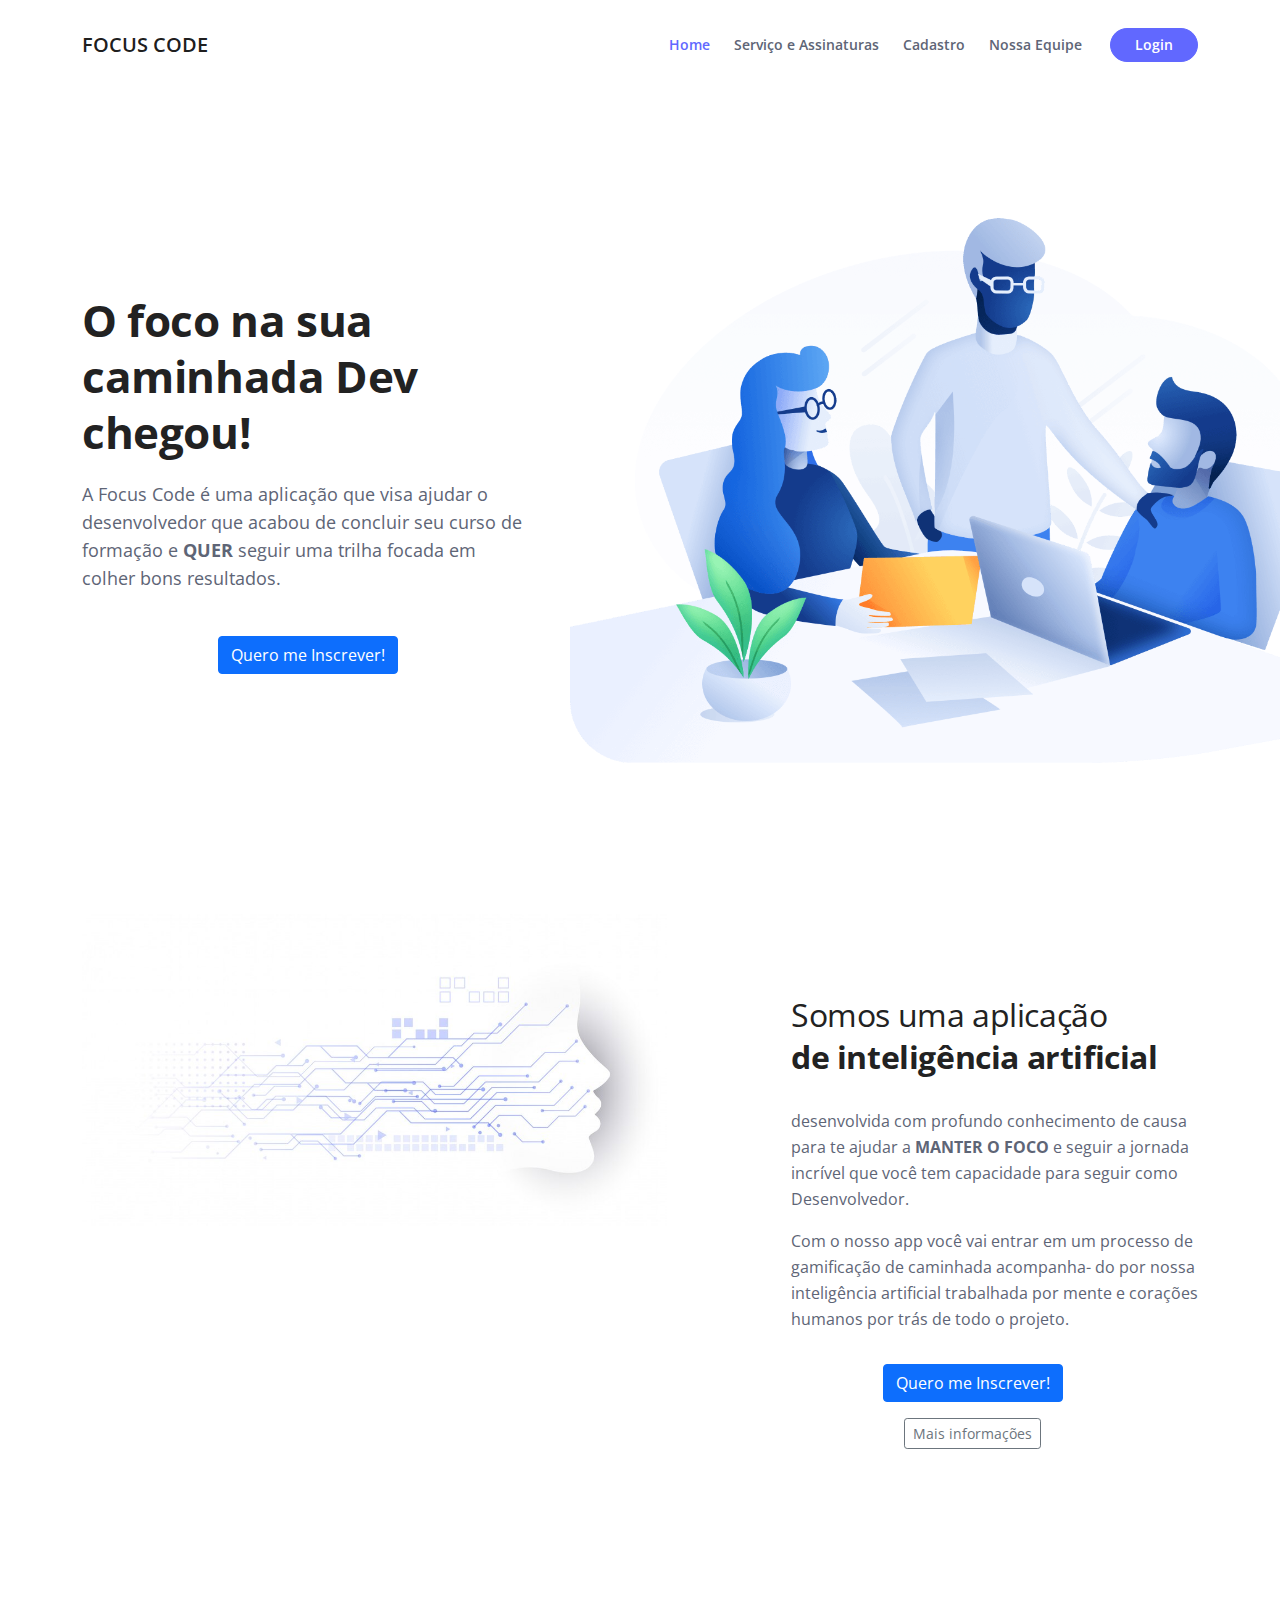
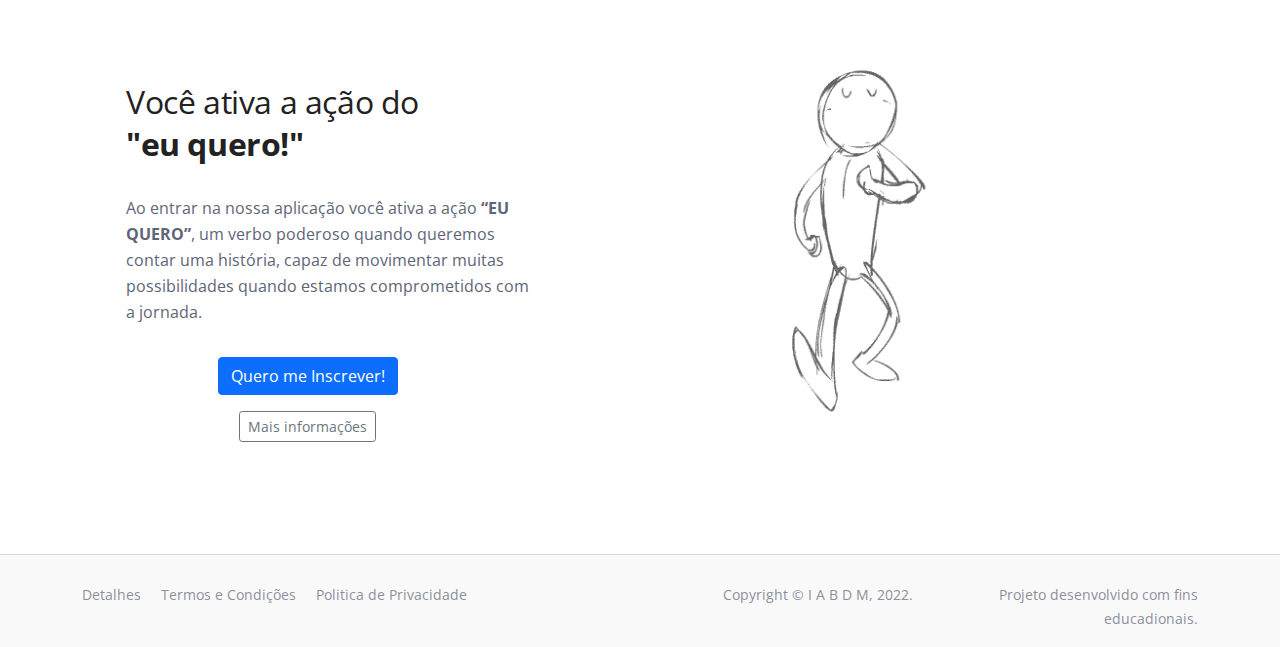
<file: index.html>
<!DOCTYPE html>
<html>
<head>
    <meta charset='utf-8'>
    <meta http-equiv='X-UA-Compatible' content='IE=edge'>
    <title>Focus Code</title>
    <meta name='viewport' content='width=device-width, initial-scale=1'>
    <link rel='stylesheet' type='text/css' media='screen' href='assets\css\main.css'>
    <link href="https://cdn.jsdelivr.net/npm/bootstrap@5.1.3/dist/css/bootstrap.min.css" rel="stylesheet" integrity="sha384-1BmE4kWBq78iYhFldvKuhfTAU6auU8tT94WrHftjDbrCEXSU1oBoqyl2QvZ6jIW3" crossorigin="anonymous">
    <link href="https://fonts.googleapis.com/css2?family=Open+Sans:ital,wght@0,400;0,600;0,700;1,400&display=swap" rel="stylesheet">
    <link href="./../assets/css/bootstrap.min.css" rel="stylesheet">
    <link href="./../assets/css/fontawesome-all.min.css" rel="stylesheet">
    <link href="./../assets/css/swiper.css" rel="stylesheet">
  	<link href="./../assets/css/sobre.css" rel="stylesheet">
    <script src='./../assets\js\main.js' defer></script>
</head>    

<body>
  <header>
    <!-- Navigation -->
    <nav id="navbarExample" class="navbar navbar-expand-lg fixed-top navbar-light" aria-label="Main navigation">
      <div class="container">

          <!-- Image Logo -->
          <a class="navbar-brand logo-image" href="index.html">FOCUS CODE</a> 

          <!-- Text Logo - Use this if you don't have a graphic logo -->
          <!-- <a class="navbar-brand logo-text" href="index.html">Zinc</a> -->

          <button class="navbar-toggler p-0 border-0" type="button" id="navbarSideCollapse" aria-label="Toggle navigation">
              <span class="navbar-toggler-icon"></span>
          </button>

          <div class="navbar-collapse offcanvas-collapse" id="navbarsExampleDefault">
              <ul class="navbar-nav ms-auto navbar-nav-scroll">
                  <li class="nav-item">
                      <a class="nav-link active" aria-current="page" href="index.html">Home</a>
                  </li>
                  <li class="nav-item">
                      <a class="nav-link" href="./pages/sobre.html">Serviço e Assinaturas</a>
                  </li>
                  <li class="nav-item">
                      <a class="nav-link" href="./pages/cadastro.html">Cadastro</a>
                  </li>
                  <li class="nav-item">
                      <a class="nav-link" href="./pages/contato.html">Nossa Equipe</a>
                  </li>
                  
              </ul>
              <span class="nav-item">
                  <a class="btn-solid-sm" href="./pages/login.html">Login</a>
              </span>
          </div> <!-- end of navbar-collapse -->
      </div> <!-- end of container -->
  </nav> <!-- end of navbar -->
  <!-- end of navigation -->
    
    <header id="header" class="header">
        <div class="container">
            <div class="row">
                <div class="col-lg-6 col-xl-5">
                    <div class="text-container">
                        <h1 class="h1-large">O foco na sua caminhada Dev chegou!</h1>
                        <p class="p-large">A Focus Code é uma aplicação que visa ajudar o desenvolvedor que acabou de concluir 
                        seu curso de formação e <strong>QUER</strong> seguir uma trilha focada em colher bons resultados. </p> 
                    </div> <!-- end of text-container -->
                    <div>
                        <p class="text-center btnIns"><button type="button" onclick="inscricao()" class="btn btn-primary ">Quero me Inscrever!</button></p>                        
                    </div>
                </div> <!-- end of col -->
            <div class="col-lg-6 col-xl-7">
                <div class="image-container">
                    <img class="img-fluid" src="./../assets/img/illustration-2.png" alt="alternative">
                </div> <!-- end of image-container -->
            </div> <!-- end of col -->
            </div> <!-- end of row -->
        </div> <!-- end of container -->
    </header> 

           <!-- Details 1 -->
        <div id="details" class="basic-1">
            <div class="container">
                <div class="row">
                    <div class="col-lg-6 col-xl-7">
                        <div class="image-container">
                            <img class="img-fluid" src="./../assets/img/images/diagramacircuitoerosto.jpg" alt="alternative">
                        </div> <!-- end of image-container -->
                    </div> <!-- end of col -->
                    <div class="col-lg-6 col-xl-5">
                        <div class="text-container">
                            <h2><span>Somos uma aplicação</span><br>de inteligência artificial </h2>
                            <p>desenvolvida com profundo conhecimento de causa para te ajudar a <strong>MANTER O FOCO</strong> e
                            seguir a jornada incrível que você tem capacidade para seguir como Desenvolvedor.</p>
                            <p>Com o nosso app você vai entrar em um processo de gamificação de caminhada acompanha- 
                                do por nossa inteligência artificial trabalhada por mente e corações humanos por trás 
                                de todo o projeto.</p>
                        </div> <!-- end of text-container -->
                        <div>
                            <p class="text-center btnIns"><button type="button" onclick="inscricao()" class="btn btn-primary ">Quero me Inscrever!</button></p>
                            <p class="text-center"><button class="btn btn-sm btn-outline-secondary" onclick="sobre()" type="button"> Mais informações</button></p>
                        </div>
                    </div> <!-- end of col -->
                </div> <!-- end of row -->
            </div> <!-- end of container -->
        </div> <!-- end of basic-1 -->
        <!-- end of details 1 -->

        <!-- Details 2 -->
           <div id="details" class="basic-1">
            <div class="container">
                <div class="row">                    
                    <div class="col-lg-6 col-xl-5">
                        <div class="text-container">
                            <h2><span>Você ativa a ação do</span><br>"eu quero!"</h2>
                            <p>Ao entrar na nossa aplicação você ativa a ação <strong>“EU QUERO”</strong>, um verbo poderoso quando 
                                queremos contar uma história, capaz de movimentar muitas possibilidades quando estamos 
                                comprometidos com a jornada.</p>
                        </div> <!-- end of text-container -->
                        <div>
                            <p class="text-center btnIns"><button type="button" onclick="inscricao()" class="btn btn-primary ">Quero me Inscrever!</button></p>
                            <p class="text-center"><button class="btn btn-sm btn-outline-secondary" onclick="sobre()" type="button"> Mais informações</button></p>
                        </div>
                    </div> <!-- end of col -->
                <div class="col-lg-6 col-xl-7">
                    <div class="image-container">
                        <img class="img-fluid" src="./../assets/img/images/caminhesuaaventura.gif" alt="alternative">
                        
                    </div> <!-- end of image-container -->
                </div> <!-- end of col -->
                </div> <!-- end of col -->
                </div> <!-- end of row -->
                
            </div> <!-- end of container -->
        </div> <!-- end of basic-1 -->
        <!-- end of details 1 -->    
        
      
    <div class="copyright bg-gray">
      <div class="container">
          <div class="row">
              <div class="col-lg-6">
                  <ul class="list-unstyled li-space-lg p-small">
                      <li><a href="article.html">Detalhes</a></li>
                      <li><a href="terms.html">Termos e Condições</a></li>
                      <li><a href="privacy.html">Politica de Privacidade</a></li>
                  </ul>
              </div> <!-- end of col -->
              <div class="col-lg-3">
                  <p class="p-small statement">Copyright © <a href="https://github.com/irenacosta/">I</a> <a href="https://github.com/Andersonjmc"> A</a> <a href="https://github.com/Garduciz">B</a> <a href="https://github.com/DamasioRamos">D</a> <a href="https://github.com/MatricBts">M</a>, 2022.</p>
              </div> <!-- end of col -->
              <div class="col-lg-3">
                  <p class="p-small statement">Projeto desenvolvido com fins educadionais.</a></p>
              </div> <!-- end of col -->
          </div> <!-- enf of row -->
      </div> <!-- end of container -->
  </div> <!-- end of copyright --> 
  <!-- end of copyright -->
  

    <script src="./../assets/js/bootstrap/bootstrap.min.js"></script> <!-- Bootstrap framework -->
    <script src="./../assets/js/bootstrap/swiper.min.js"></script> <!-- Swiper for image and text sliders -->
    <script src="./../assets/js/bootstrap/purecounter.min.js"></script> <!-- Purecounter counter for statistics numbers -->
    <script src="./../assets/js/bootstrap/isotope.pkgd.min.js"></script> <!-- Isotope for filter -->
    <script src="./../assets/js/bootstrap/scripts.js"></script> <!-- Custom scripts -->
</body>
</html>
</file>
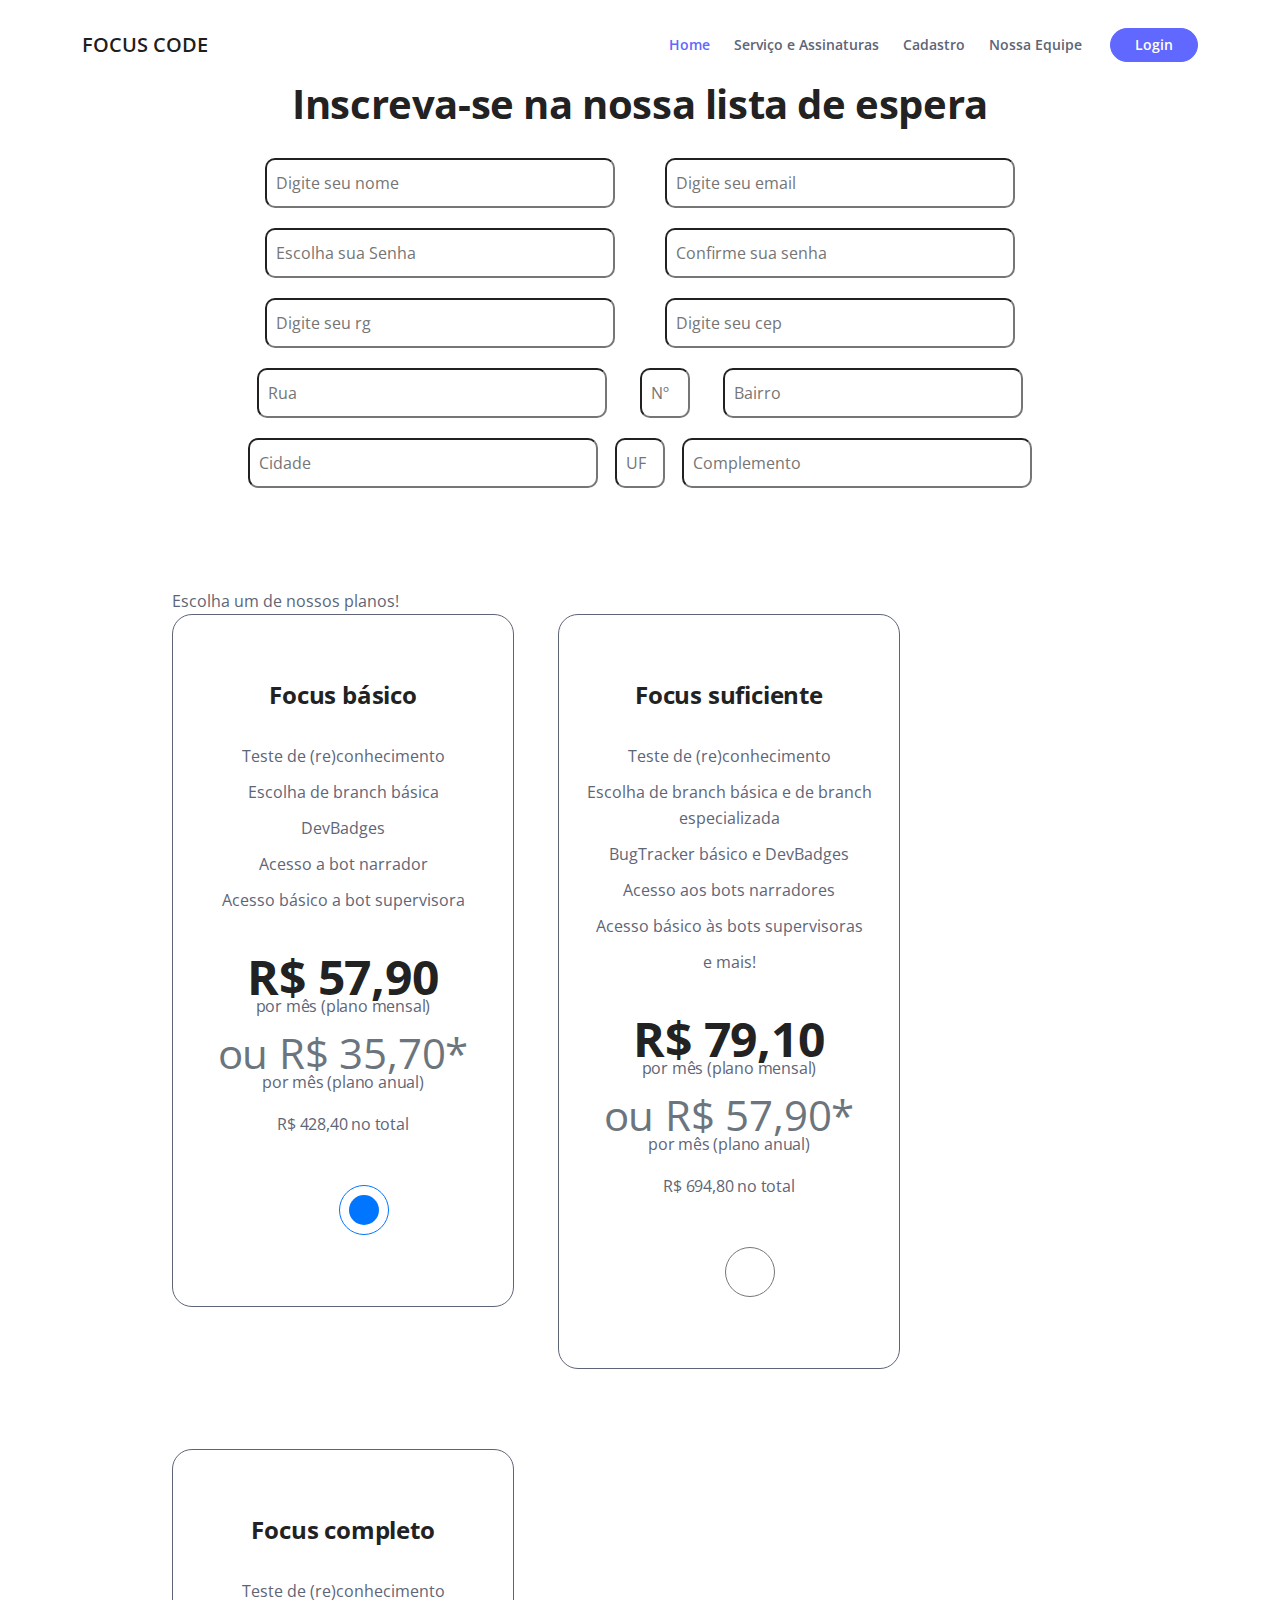
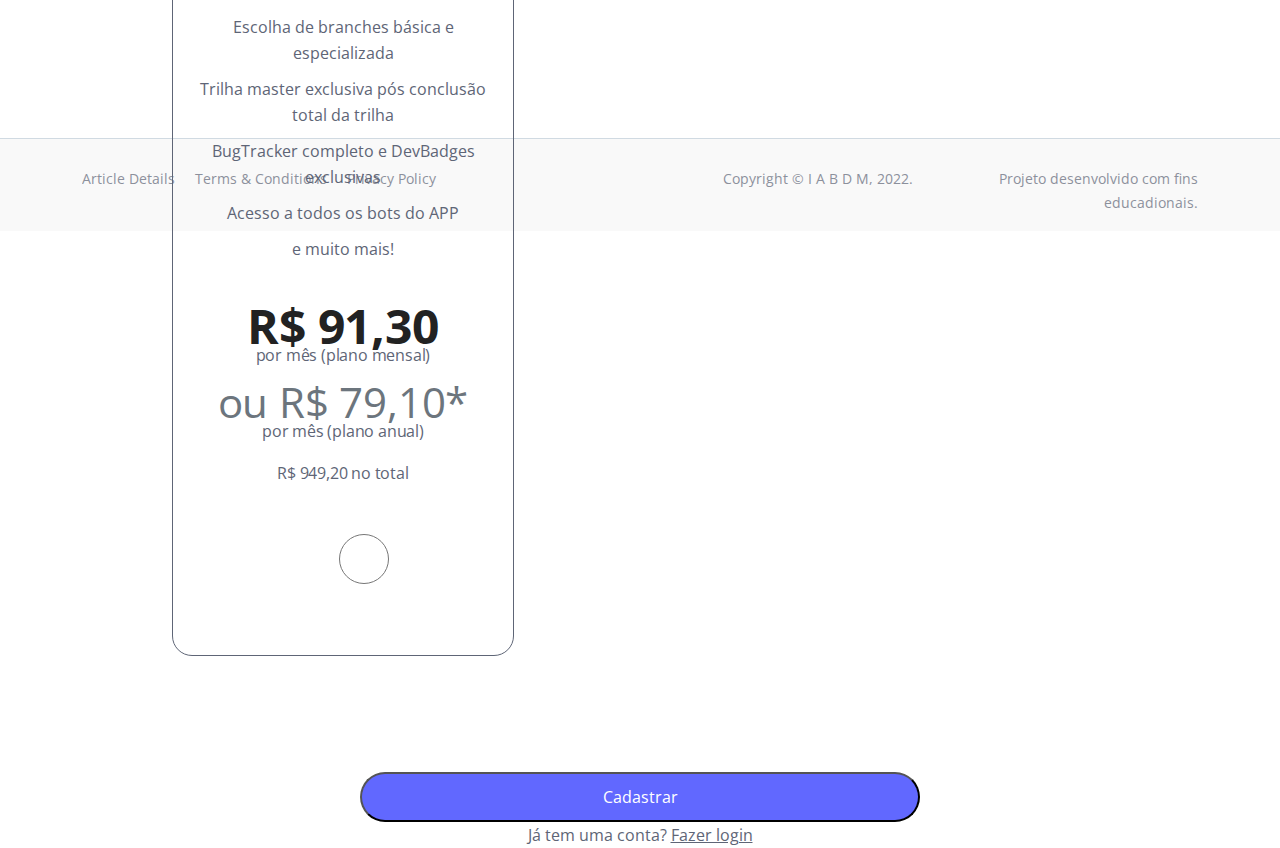
<file: cadastro.html>
<!DOCTYPE html>
<html lang="pt-br">
<head>
    <meta charset="UTF-8">
    <meta http-equiv="X-UA-Compatible" content="IE=edge">
    <meta name="viewport" content="width=device-width, initial-scale=1.0">
   
    
    <link rel="stylesheet" href="https://stackpath.bootstrapcdn.com/bootstrap/4.3.1/css/bootstrap.min.css" integrity="sha384-ggOyR0iXCbMQv3Xipma34MD+dH/1fQ784/j6cY/iJTQUOhcWr7x9JvoRxT2MZw1T" crossorigin="anonymous">
    <link rel="stylesheet" href="assets\css\cadastro.css">
    <link href="assets/css/sobre.css" rel="stylesheet">
    

    <link rel="stylesheet" href="https://stackpath.bootstrapcdn.com/bootstrap/4.3.1/css/bootstrap.min.css" integrity="sha384-ggOyR0iXCbMQv3Xipma34MD+dH/1fQ784/j6cY/iJTQUOhcWr7x9JvoRxT2MZw1T" crossorigin="anonymous">
    <link href="https://fonts.googleapis.com/css2?family=Open+Sans:ital,wght@0,400;0,600;0,700;1,400&display=swap" rel="stylesheet">
    <link href="assets/css/bootstrap.min.css" rel="stylesheet">
	<link href="assets/css/sobre.css" rel="stylesheet">
    
    <link rel="stylesheet" href="assets\css\cadastro.css">
    
    <script src="assets\js\jquery.js" defer></script>
    <script type="module" src="assets\js\cadastro.js" defer></script>
    <script src="assets/js/bootstrap.min.js" defer></script> <!-- Bootstrap framework -->
    <script src="assets/js/swiper.min.js" defer></script> 
    <script src="assets/js/scripts.js" defer></script> 
    


    <title>Cadastro</title>


</head>

<body>
     <!-- Navigation -->
     <nav id="navbarExample" class="navbar navbar-expand-lg fixed-top navbar-light" aria-label="Main navigation">
        <div class="container">

            <!-- Image Logo -->
            <a class="navbar-brand logo-image" href="index.html">FOCUS CODE</a> 

            <!-- Text Logo - Use this if you don't have a graphic logo -->
            <!-- <a class="navbar-brand logo-text" href="index.html">Zinc</a> -->

            <button class="navbar-toggler p-0 border-0" type="button" id="navbarSideCollapse" aria-label="Toggle navigation">
                <span class="navbar-toggler-icon"></span>
            </button>

            <div class="navbar-collapse offcanvas-collapse" id="navbarsExampleDefault">
                <ul class="navbar-nav ms-auto navbar-nav-scroll">
                    <li class="nav-item">
                        <a class="nav-link active" aria-current="page" href="index.html">Home</a>
                    </li>
                    <li class="nav-item">
                        <a class="nav-link" href="sobre.html">Serviço e Assinaturas</a>
                    </li>
                    <li class="nav-item">
                        <a class="nav-link" href="cadastro.html">Cadastro</a>
                    </li>
                    <li class="nav-item">
                        <a class="nav-link" href="contato.html">Nossa Equipe</a>
                    </li>
                    
                </ul>
                <span class="nav-item">
                    <a class="btn-solid-sm" href="login.html">Login</a>
                </span>
            </div> <!-- end of navbar-collapse -->
        </div> <!-- end of container -->
    </nav> <!-- end of navbar -->
    <!-- end of navigation -->

    <div class="letreiro">
        <h1>Inscreva-se na nossa lista de espera </h1>
    </div>
    <center></center>
    <div  id="validador"><span class="validador"></span></div>
    <main class="principal1"> 
        <form class="cadastro">
            <div class="entradas">
                <input id="nome" name="nome" placeholder="Digite seu nome" type="text" required>
                <input id="email" placeholder="Digite seu email" type="email"required>    
                <input id="senha" placeholder="Escolha sua Senha" type="password"> 
                <input id="senhaConfirm" placeholder="Confirme sua senha" type="password"> 
                <input id="rg" placeholder="Digite seu rg" type="number"> 
                <input id="cep" placeholder="Digite seu cep" type="text"> 
                
                <input id="rua" type="text" placeholder="Rua"/>
                <input id="numero" type="number" placeholder="Nº"/>
                <input id="bairro" type="text" placeholder="Bairro"/>
                <input id="cidade" type="text" placeholder="Cidade"/>
                <input id="uf" type="text" placeholder="UF"/>
                <input id="complemento" type="text" placeholder="Complemento">
            </div>
            

            <!-- <div class="planos"> -->
                 <!-- Pricing -->
                
                <div id="pricing" class="cards-2">
                    <div class="container">
                        <div class="row">
                            <div class="divplanos">
                                <span class="letreitoplanos">Escolha um de nossos planos!</span>
                            </div> <!-- end of col -->
                        </div> <!-- end of row -->
                        <div class="row">
                            <div class="col-lg-12">
                                
                                <!-- Card -->
                                <div class="card">
                                    <div class="card-body">
                                        <div class="card-title">
                                            <span>Focus básico</span>
                                        </div>
                                        <ul class="list-unstyled li-space-lg">
                                            <li>Teste de (re)conhecimento</li>
                                            <li>Escolha de branch básica</li>
                                            <li>DevBadges</li>
                                            <li>Acesso a bot narrador</li>
                                            <li>Acesso básico a bot supervisora</li>
                                        </ul>
                                        <div class="price">R$ 57,90<p>por mês (plano mensal)</p>
                                            <small class="text-muted">ou R$ 35,70*</small><p>por mês (plano anual)</p>
                                            <p>R$ 428,40 no total</p>
                                            
                                        </div>   
                                        <input class="radio" type="radio" name="plano" value="Focus Basico" checked>
                                    </div>
                                </div>
                                <!-- end of card -->

                                <!-- Card -->
                                <div class="card">
                                    <div class="card-body">
                                        <div class="card-title">
                                            <span>Focus suficiente</span>
                                        </div>
                                        <ul class="list-unstyled li-space-lg">
                                            <li>Teste de (re)conhecimento</li>
                                            <li>Escolha de branch básica e de branch especializada</li>
                                            <li>BugTracker básico e DevBadges</li>
                                            <li>Acesso aos bots narradores</li>
                                            <li>Acesso básico às bots supervisoras</li>
                                            <li>e mais!</li>
                                        </ul>
                                        <div class="price">R$ 79,10<p>por mês (plano mensal)</p>
                                            <small class="text-muted">ou R$ 57,90*</small><p>por mês (plano anual)</p>
                                            <p>R$ 694,80 no total</p>
                                        </div>
                                        <input class="radio" type="radio" name="plano" value="Focus Suficiente" >
                                    </div>
                                </div>
                                <!-- end of card -->

                                <!-- Card -->
                                <div class="card">
                                    <div class="card-body">
                                        <div class="card-title">
                                            <span>Focus completo</span>
                                        </div>
                                        <ul class="list-unstyled li-space-lg">
                                            <li>Teste de (re)conhecimento</li>
                                            <li>Escolha de branches básica e especializada</li>
                                            <li>Trilha master exclusiva pós conclusão total da trilha</li>
                                            <li>BugTracker completo e DevBadges exclusivas</li>
                                            <li>Acesso a todos os bots do APP</li>
                                            <li>e muito mais!</li>
                                        </ul>
                                        <div class="price">R$ 91,30<p>por mês (plano mensal)</p>
                                            <small class="text-muted">ou R$ 79,10*</small><p>por mês (plano anual)</p>
                                            <p>R$ 949,20 no total</p>
                                        </div>
                                        <input class="radio" type="radio" name="plano" value="Focus Completo" >
                                    </div>
                                </div>
                                <!-- end of card -->

                            </div> <!-- end of col -->
                        </div> <!-- end of row -->
                    </div> <!-- end of container -->
                </div> <!-- end of cards-2 -->
                <!-- end of pricing -->
                
            <!-- </div> -->
            
            <button id="btnCadastro">Cadastrar</button>
            <span>Já tem uma conta? <a href="login.html">Fazer login</a></span>
        </form>

    </main>



    <footer class="rodape">
          <!-- Copyright -->
      <div class="copyright bg-gray">
        <div class="container">
            <div class="row">
                <div class="col-lg-6">
                    <ul class="list-unstyled li-space-lg p-small">
                        <li><a href="article.html">Article Details</a></li>
                        <li><a href="terms.html">Terms & Conditions</a></li>
                        <li><a href="privacy.html">Privacy Policy</a></li>
                    </ul>
                </div> <!-- end of col -->
                <div class="col-lg-3">
                    <p class="p-small statement">Copyright © <a href="https://github.com/irenacosta/">I</a> <a href="https://github.com/Andersonjmc"> A</a> <a href="https://github.com/Garduciz">B</a> <a href="https://github.com/DamasioRamos">D</a> <a href="https://github.com/MatricBts">M</a>, 2022.</p>
                </div> <!-- end of col -->
                 <div class="col-lg-3">
                    <p class="p-small statement">Projeto desenvolvido com fins educadionais.</a></p>
                </div> <!-- end of col -->
            </div> <!-- enf of row -->
        </div> <!-- end of container -->
     </div><!-- end of copyright  -->
    <!-- end of copyright -->
    </footer>


</body>  
</html>
</file>
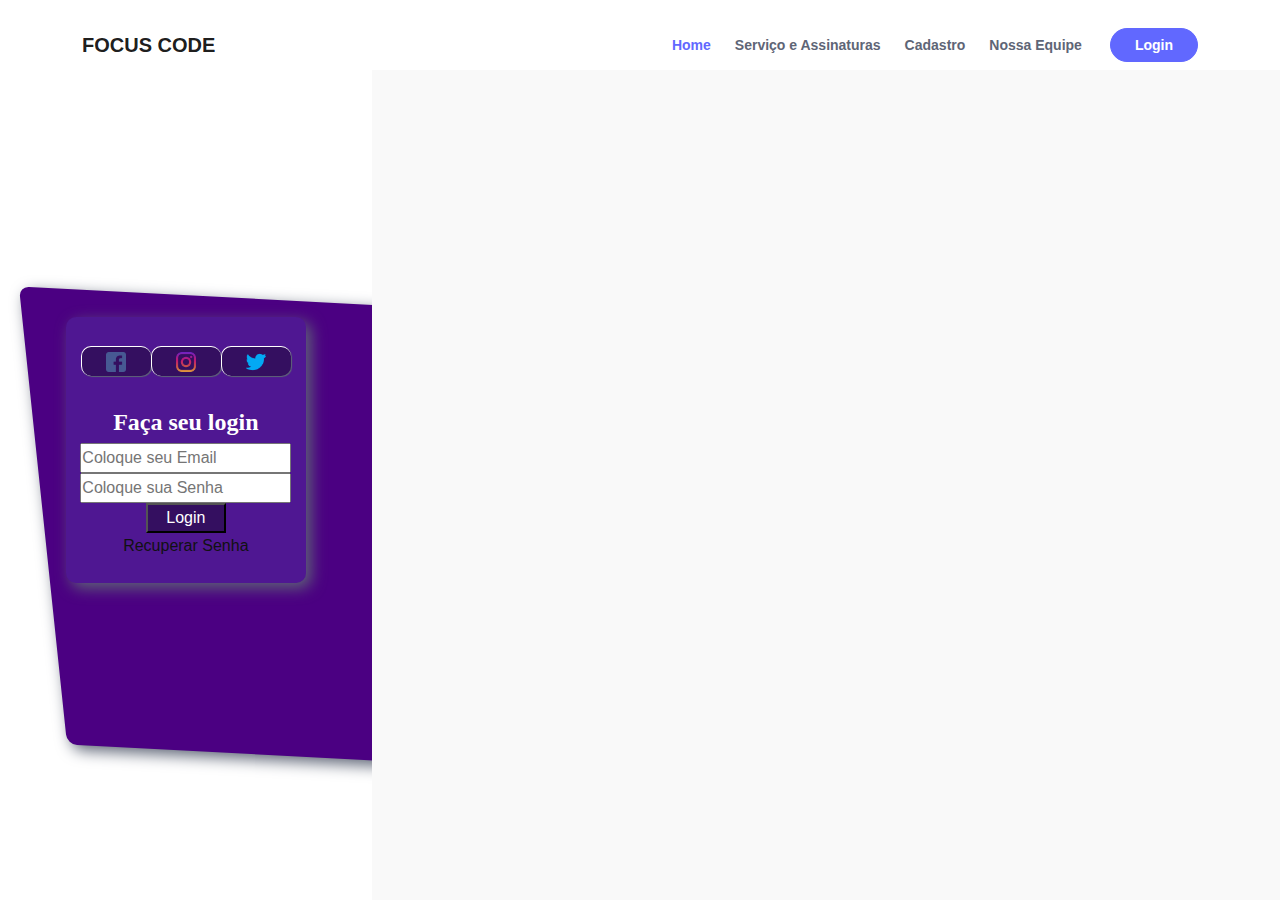
<file: login.html>
<html lang="pt-Br">

<head>
    <meta charset="UTF-8">
    <meta http-equiv="X-UA-Compatible" content="IE=edge">
    <meta name="viewport" content="width=device-width, initial-scale=1.0">
    <link rel="stylesheet" href="assets\css\login.css">
    <title>Página de Login</title>

    <link rel="stylesheet" href="https://stackpath.bootstrapcdn.com/bootstrap/4.1.3/css/bootstrap.min.css" integrity="sha384-MCw98/SFnGE8fJT3GXwEOngsV7Zt27NXFoaoApmYm81iuXoPkFOJwJ8ERdknLPMO" crossorigin="anonymous">
    <link href="https://fonts.googleapis.com/css2?family=Open+Sans:ital,wght@0,400;0,600;0,700;1,400&display=swap" rel="stylesheet">
    <link href="assets/css/bootstrap.min.css" rel="stylesheet">
    <link href="assets/css/fontawesome-all.min.css" rel="stylesheet">
    <link href="assets/css/swiper.css" rel="stylesheet">
  	<link href="assets/css/sobre.css" rel="stylesheet">
    <script src="assets\js\jquery.js" defer></script>
    <script type="module" src="assets\js\login.js" defer></script>
    

    <script src="assets/js/bootstrap.min.js" defer></script> <!-- Bootstrap framework -->
    <!-- <script src="assets/js/swiper.min.js" defer></script> Swiper for image and text sliders -->
    <!-- <script src="assets/js/purecounter.min.js" defer></script> Purecounter counter for statistics numbers -->
    <!-- <script src="assets/js/isotope.pkgd.min.js" defer></script> Isotope for filter -->
    <script src="assets/js/scripts.js" defer></script> 

    <link href="https://fonts.googleapis.com/css2?family=Open+Sans:ital,wght@0,400;0,600;0,700;1,400&display=swap" rel="stylesheet">
    <link href="assets/css/bootstrap.min.css" rel="stylesheet">
    <link href="assets/css/fontawesome-all.min.css" rel="stylesheet">
    <link href="assets/css/swiper.css" rel="stylesheet">
	<link href="assets/css/sobre.css" rel="stylesheet">

    
</head>

<body>
    <header>
        <nav id="navbarExample" class="navbar navbar-expand-lg fixed-top navbar-light" aria-label="Main navigation">
            <div class="container">
      
                <!-- Image Logo -->
                <a class="navbar-brand logo-image" href="index.html">FOCUS CODE</a> 
      
                <!-- Text Logo - Use this if you don't have a graphic logo -->
                <!-- <a class="navbar-brand logo-text" href="index.html">Zinc</a> -->
      
                <button class="navbar-toggler p-0 border-0" type="button" id="navbarSideCollapse" aria-label="Toggle navigation">
                    <span class="navbar-toggler-icon"></span>
                </button>
      
                <div class="navbar-collapse offcanvas-collapse" id="navbarsExampleDefault">
                    <ul class="navbar-nav ms-auto navbar-nav-scroll">
                        <li class="nav-item">
                            <a class="nav-link active" aria-current="page" href="index.html">Home</a>
                        </li>
                        <li class="nav-item">
                            <a class="nav-link" href="sobre.html">Serviço e Assinaturas</a>
                        </li>
                        <li class="nav-item">
                            <a class="nav-link" href="cadastro.html">Cadastro</a>
                        </li>
                        <li class="nav-item">
                            <a class="nav-link" href="contato.html">Nossa Equipe</a>
                        </li>
                        
                    </ul>
                    <span class="nav-item">
                        <a class="btn-solid-sm" href="login.html">Login</a>
                    </span>
                </div> <!-- end of navbar-collapse -->
            </div> <!-- end of container -->
        </nav> <!-- end of navbar -->
        <!-- end of navigation -->
    </header>

    <section class="centro">

        <form>

            <figure>
                <div class="fig 01"><img src="./img/facebook.png" alt="facebook" width="20px" height="20px"></div>
                <div class="fig 02"><img src="./img/instagram.png" alt="instagram" width="20px" height="20px"></div>
                <div class="fig 03"><img src="./img/twitter.png" alt="twitter" width="20px" height="20px"></div>
            </figure>

            <legend>Faça seu login</legend>
            <div id="detalhe"></div>
            <form class="formulario">

                <br> <input type="email" id="email" placeholder="Coloque seu Email">

                <br> <input type="password" id="senha" placeholder="Coloque sua Senha">
          
               <center> <button name="submit" class="botao"  id="btn">Login</button> </center>
            
                <a href="recuperacaoDeSenha.html">Recuperar Senha</a>
          
        </form>
    </section>



        <!-- Copyright -->
    <div class="copyright bg-gray">
      <div class="container">
          <div class="row">
              <div class="col-lg-6">
                  <ul class="list-unstyled li-space-lg p-small">
                      <li><a href="article.html">Article Details</a></li>
                      <li><a href="terms.html">Terms & Conditions</a></li>
                      <li><a href="privacy.html">Privacy Policy</a></li>
                  </ul>
              </div> <!-- end of col -->
              <div class="col-lg-3">
                  <p class="p-small statement">Copyright © <a href="https://github.com/irenacosta/">I</a> <a href="https://github.com/Andersonjmc"> A</a> <a href="https://github.com/Garduciz">B</a> <a href="https://github.com/DamasioRamos">D</a> <a href="https://github.com/MatricBts">M</a>, 2022.</p>
              </div> <!-- end of col -->
              <div class="col-lg-3">
                  <p class="p-small statement">Projeto desenvolvido com fins educadionais.</a></p>
              </div> <!-- end of col -->
          </div> <!-- enf of row -->
      </div> <!-- end of container -->
  </div> <!-- end of copyright --> 
  <!-- end of copyright -->

</body>

    <!-- Arquivos JS-->
    <script src="assets/js/bootstrap.min.js"></script> <!-- Bootstrap framework -->
    <script src="assets/js/swiper.min.js"></script> <!-- Swiper for image and text sliders -->
    <script src="assets/js/purecounter.min.js"></script> <!-- Purecounter counter for statistics numbers -->
    <script src="assets/js/isotope.pkgd.min.js"></script> <!-- Isotope for filter -->
    
</html>
</file>
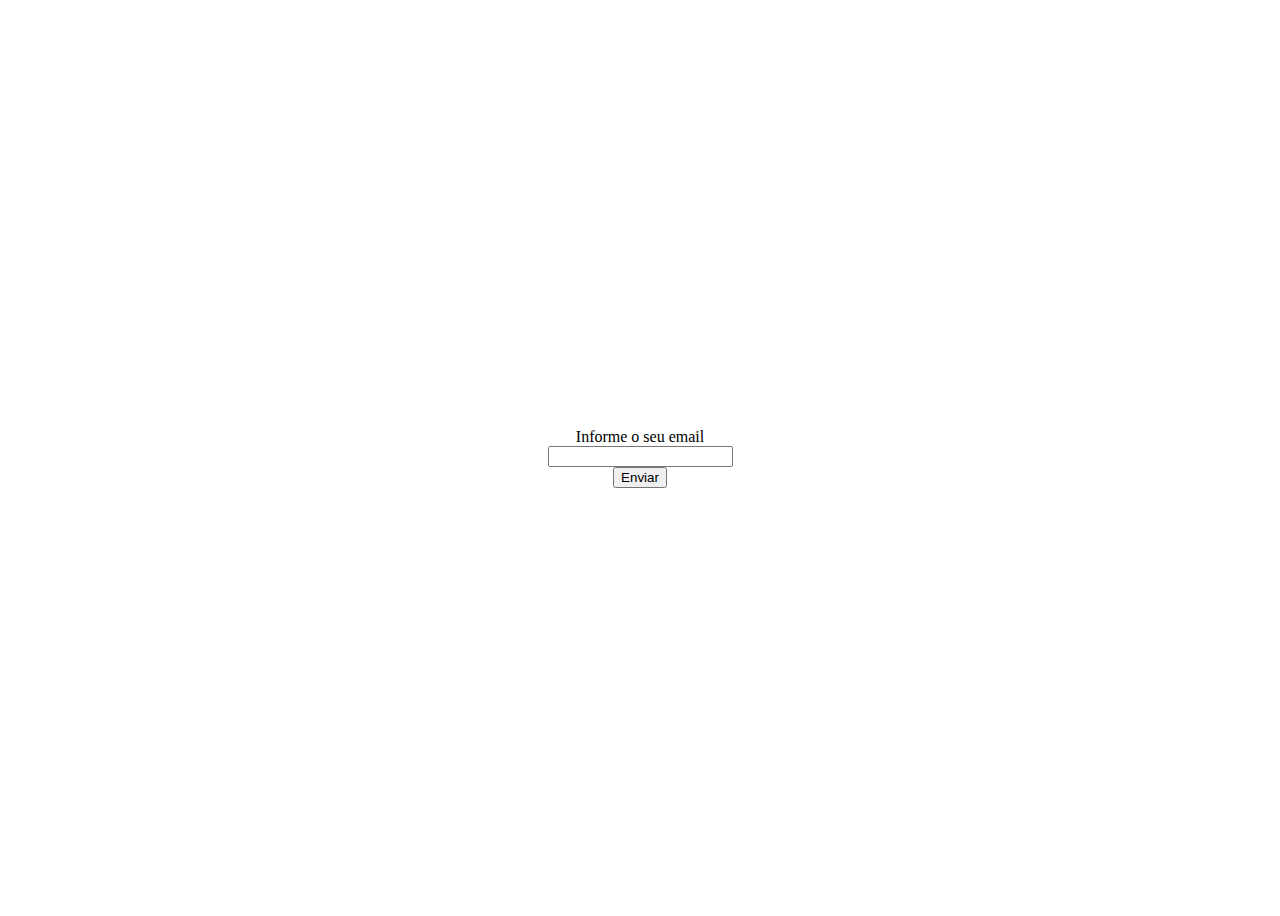
<file: recuperacao_de_senha.html>
<!DOCTYPE html>
<html lang="pt-br">
<head>
    <meta charset="UTF-8">
    <meta http-equiv="X-UA-Compatible" content="IE=edge">
    <meta name="viewport" content="width=device-width, initial-scale=1.0">
    <link rel="stylesheet" href="https://cdn.jsdelivr.net/npm/bootstrap@4.6.1/dist/css/bootstrap.min.css" integrity="sha384-zCbKRCUGaJDkqS1kPbPd7TveP5iyJE0EjAuZQTgFLD2ylzuqKfdKlfG/eSrtxUkn" crossorigin="anonymous">
    <link rel="stylesheet" href="recuperacao.css">
    <title>Recuperação de Senha</title>
</head>
<body>
    <header>
       
    </header>
    <div>
        <form class="box">
            <legend>Informe o seu email</legend>
            <label for="email"></label>
            <input type="email" id="email" name="email">
            <input type="submit" value="Enviar">
        </form>
    </div>
     <script src="https://cdn.jsdelivr.net/npm/jquery@3.5.1/dist/jquery.slim.min.js" integrity="sha384-DfXdz2htPH0lsSSs5nCTpuj/zy4C+OGpamoFVy38MVBnE+IbbVYUew+OrCXaRkfj" crossorigin="anonymous"></script>
     <script src="https://cdn.jsdelivr.net/npm/bootstrap@4.6.1/dist/js/bootstrap.bundle.min.js" integrity="sha384-fQybjgWLrvvRgtW6bFlB7jaZrFsaBXjsOMm/tB9LTS58ONXgqbR9W8oWht/amnpF" crossorigin="anonymous"></script>
  </body>  
</html>
</file>
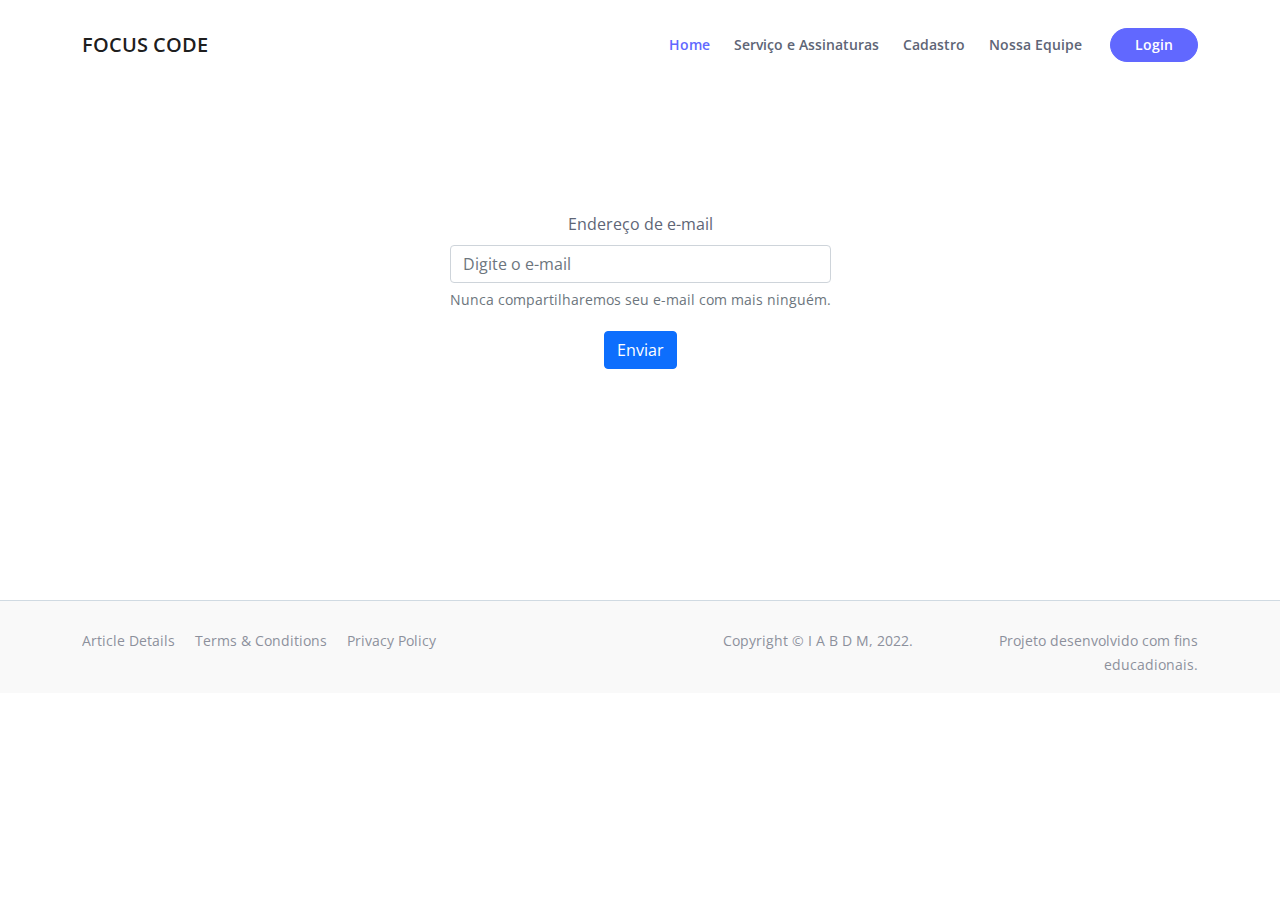
<file: recuperacaoDeSenha.html>
<!DOCTYPE html>
<html lang="pt-br">
<head>
    <meta charset="UTF-8">
    <meta http-equiv="X-UA-Compatible" content="IE=edge">
    <meta name="viewport" content="width=device-width, initial-scale=1.0">
    <link rel="stylesheet" href="https://stackpath.bootstrapcdn.com/bootstrap/4.3.1/css/bootstrap.min.css" integrity="sha384-ggOyR0iXCbMQv3Xipma34MD+dH/1fQ784/j6cY/iJTQUOhcWr7x9JvoRxT2MZw1T" crossorigin="anonymous">
    <link rel="stylesheet" href="./assets/css/recuperacao.css">
    <link href="https://fonts.googleapis.com/css2?family=Open+Sans:ital,wght@0,400;0,600;0,700;1,400&display=swap" rel="stylesheet">
    <link href="assets/css/bootstrap.min.css" rel="stylesheet">
    <link href="assets/css/fontawesome-all.min.css" rel="stylesheet">
    <link href="assets/css/swiper.css" rel="stylesheet">
  	<link href="assets/css/sobre.css" rel="stylesheet">
    <title>Recuperação de Senha</title>
</head>
<body>
    <header>
      <!-- Navigation -->
    <nav id="navbarExample" class="navbar navbar-expand-lg fixed-top navbar-light" aria-label="Main navigation">
      <div class="container">

          <!-- Image Logo -->
          <a class="navbar-brand logo-image" href="index.html">FOCUS CODE</a> 

          <!-- Text Logo - Use this if you don't have a graphic logo -->
          <!-- <a class="navbar-brand logo-text" href="index.html">Zinc</a> -->

          <button class="navbar-toggler p-0 border-0" type="button" id="navbarSideCollapse" aria-label="Toggle navigation">
              <span class="navbar-toggler-icon"></span>
          </button>

          <div class="navbar-collapse offcanvas-collapse" id="navbarsExampleDefault">
              <ul class="navbar-nav ms-auto navbar-nav-scroll">
                  <li class="nav-item">
                      <a class="nav-link active" aria-current="page" href="index.html">Home</a>
                  </li>
                  <li class="nav-item">
                      <a class="nav-link" href="sobre.html">Serviço e Assinaturas</a>
                  </li>
                  <li class="nav-item">
                      <a class="nav-link" href="cadastro.html">Cadastro</a>
                  </li>
                  <li class="nav-item">
                      <a class="nav-link" href="contato.html">Nossa Equipe</a>
                  </li>
                  
              </ul>
              <span class="nav-item">
                  <a class="btn-solid-sm" href="login.html">Login</a>
              </span>
          </div> <!-- end of navbar-collapse -->
      </div> <!-- end of container -->
  </nav> <!-- end of navbar -->
  <!-- end of navigation -->
    </header>
        <div style="height: 600px">
            <form class="h-100 d-inline-block d-flex justify-content-center d-flex align-items-center text-center">
                <div class="form-group">
                <label for="exampleInputEmail1">Endereço de e-mail</label>
                <input type="email" class="form-control" id="exampleInputEmail1" aria-describedby="emailHelp" placeholder="Digite o e-mail">
                <small id="emailHelp" class="form-text text-muted">Nunca compartilharemos seu e-mail com mais ninguém.</small>
                <input class=" btn btn-primary" type="submit" value="Enviar">
                </div>
            </form>
        </div>
        <div class="copyright bg-gray">
          <div class="container">
              <div class="row">
                  <div class="col-lg-6">
                      <ul class="list-unstyled li-space-lg p-small">
                          <li><a href="article.html">Article Details</a></li>
                          <li><a href="terms.html">Terms & Conditions</a></li>
                          <li><a href="privacy.html">Privacy Policy</a></li>
                      </ul>
                  </div> <!-- end of col -->
                  <div class="col-lg-3">
                      <p class="p-small statement">Copyright © <a href="https://github.com/irenacosta/">I</a> <a href="https://github.com/Andersonjmc"> A</a> <a href="https://github.com/Garduciz">B</a> <a href="https://github.com/DamasioRamos">D</a> <a href="https://github.com/MatricBts">M</a>, 2022.</p>
                  </div> <!-- end of col -->
                  <div class="col-lg-3">
                      <p class="p-small statement">Projeto desenvolvido com fins educadionais.</a></p>
                  </div> <!-- end of col -->
              </div> <!-- enf of row -->
          </div> <!-- end of container -->
      </div> <!-- end of copyright --> 
      <!-- end of copyright -->
      <script src="assets/js/bootstrap.min.js"></script> <!-- Bootstrap framework -->
      <script src="assets/js/swiper.min.js"></script> <!-- Swiper for image and text sliders -->
      <script src="assets/js/purecounter.min.js"></script> <!-- Purecounter counter for statistics numbers -->
      <script src="assets/js/isotope.pkgd.min.js"></script> <!-- Isotope for filter -->
      <script src="assets/js/scripts.js"></script> <!-- Custom scripts -->
     <script src="https://cdn.jsdelivr.net/npm/jquery@3.5.1/dist/jquery.slim.min.js" integrity="sha384-DfXdz2htPH0lsSSs5nCTpuj/zy4C+OGpamoFVy38MVBnE+IbbVYUew+OrCXaRkfj" crossorigin="anonymous"></script>
     <script src="https://cdn.jsdelivr.net/npm/bootstrap@4.6.1/dist/js/bootstrap.bundle.min.js" integrity="sha384-fQybjgWLrvvRgtW6bFlB7jaZrFsaBXjsOMm/tB9LTS58ONXgqbR9W8oWht/amnpF" crossorigin="anonymous"></script>
  </body>  
</html>
</file>
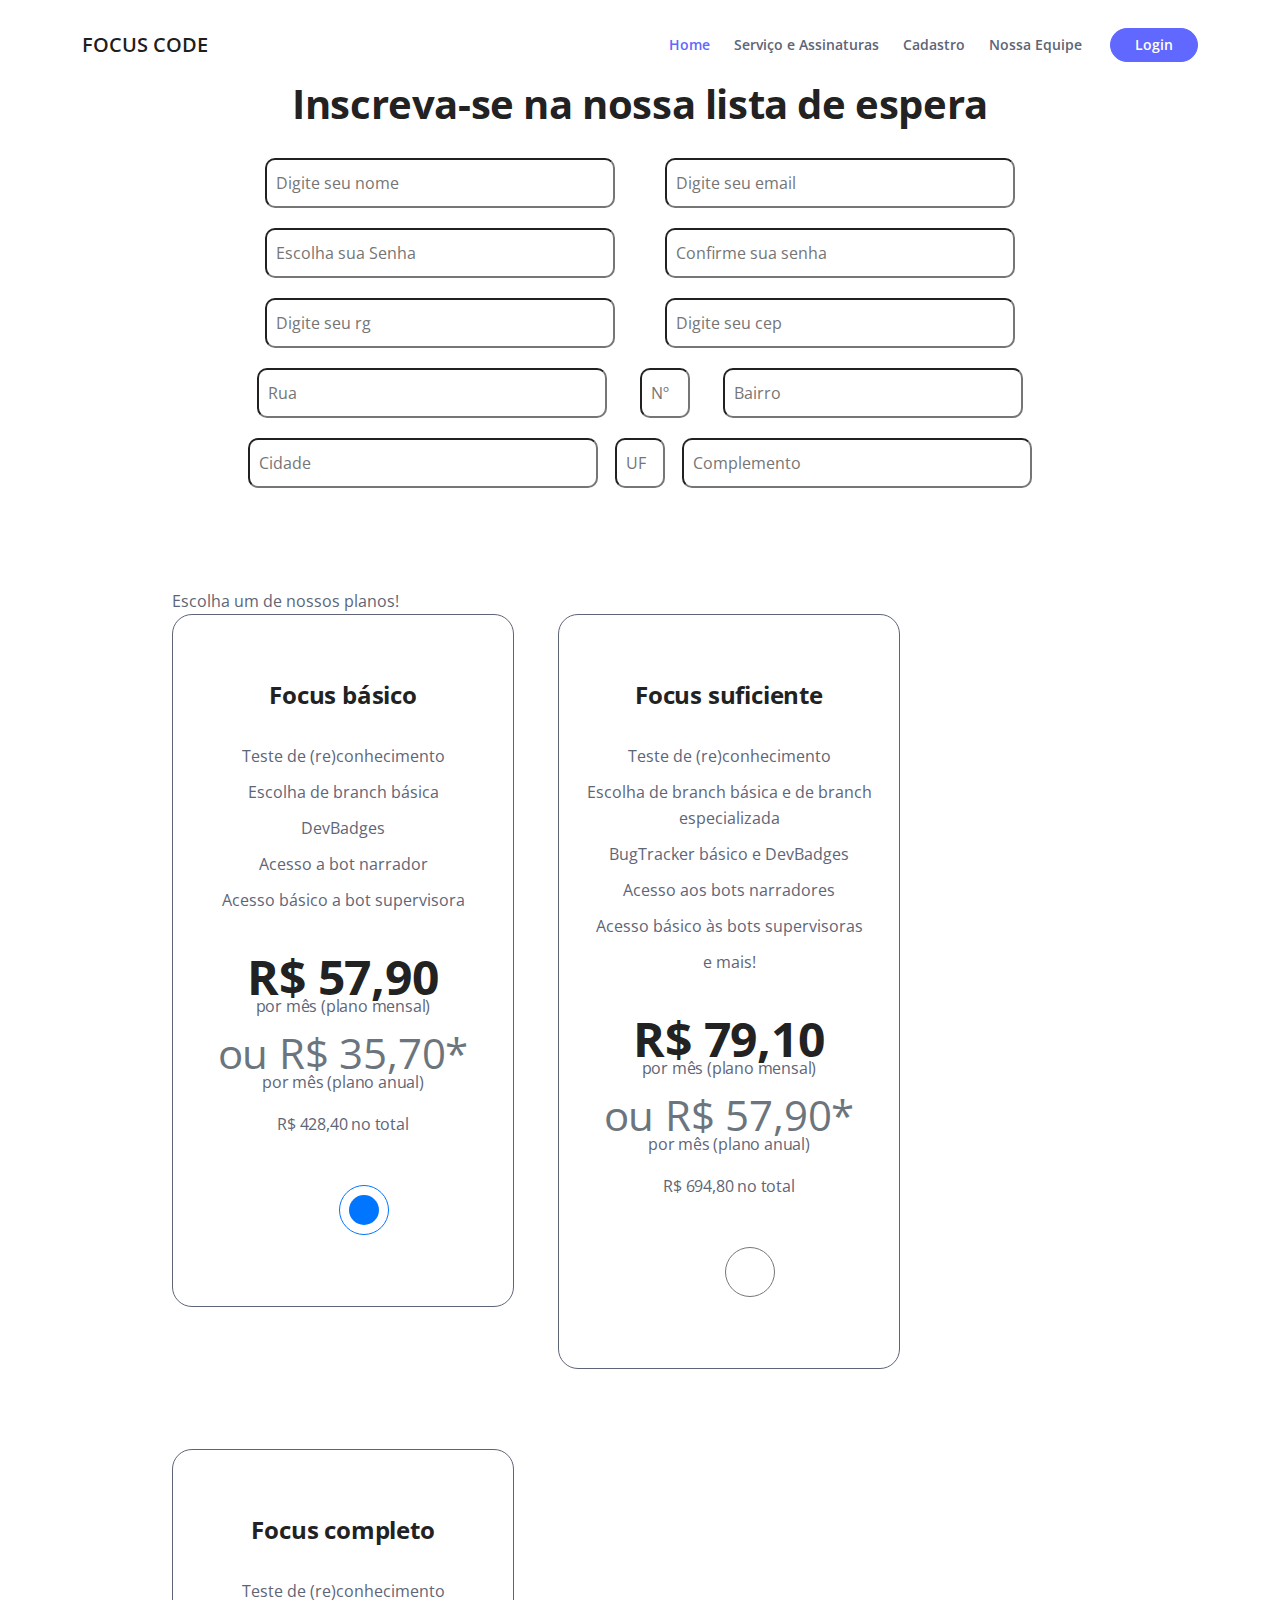
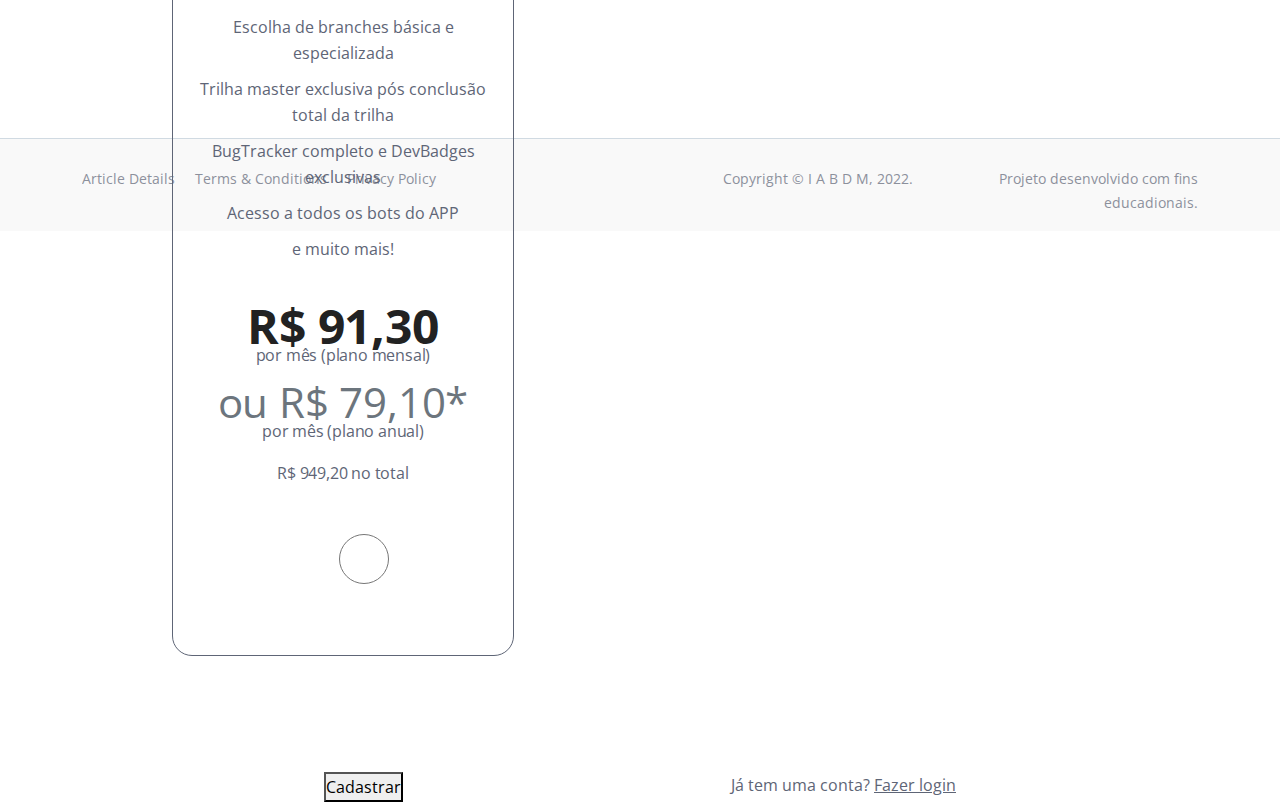
<file: pages/cadastro.html>
<!DOCTYPE html>
<html lang="pt-br">
<head>
    <meta charset="UTF-8">
    <meta http-equiv="X-UA-Compatible" content="IE=edge">
    <meta name="viewport" content="width=device-width, initial-scale=1.0">
   
    
    <link rel="stylesheet" href="https://stackpath.bootstrapcdn.com/bootstrap/4.3.1/css/bootstrap.min.css" integrity="sha384-ggOyR0iXCbMQv3Xipma34MD+dH/1fQ784/j6cY/iJTQUOhcWr7x9JvoRxT2MZw1T" crossorigin="anonymous">
    <link rel="stylesheet" href="../assets\css\cadastro.css">
    <link href="../assets/css/sobre.css" rel="stylesheet">
    

    <link rel="stylesheet" href="https://stackpath.bootstrapcdn.com/bootstrap/4.3.1/css/bootstrap.min.css" integrity="sha384-ggOyR0iXCbMQv3Xipma34MD+dH/1fQ784/j6cY/iJTQUOhcWr7x9JvoRxT2MZw1T" crossorigin="anonymous">
    <link href="https://fonts.googleapis.com/css2?family=Open+Sans:ital,wght@0,400;0,600;0,700;1,400&display=swap" rel="stylesheet">
    <link href="../assets/css/bootstrap.min.css" rel="stylesheet">
	<link href="../assets/css/sobre.css" rel="stylesheet">
    
    <link rel="stylesheet" href="../assets\css\cadastro.css">
    
    <script src="../assets\js\jquery.js" defer></script>
    <script type="module" src="../assets\js\cadastro.js" defer></script>
    <script src="../assets/js/bootstrap/bootstrap.min.js" defer></script> <!-- Bootstrap framework -->
    <script src="../assets/js/bootstrap/swiper.min.js" defer></script> 
    <script src="../assets/js/bootstrap/scripts.js" defer></script> 
    


    <title>Cadastro</title>


</head>

<body>
     <!-- Navigation -->
     <nav id="navbarExample" class="navbar navbar-expand-lg fixed-top navbar-light" aria-label="Main navigation">
        <div class="container">

            <!-- Image Logo -->
            <a class="navbar-brand logo-image" href="./../index.html">FOCUS CODE</a> 

            <!-- Text Logo - Use this if you don't have a graphic logo -->
            <!-- <a class="navbar-brand logo-text" href="index.html">Zinc</a> -->

            <button class="navbar-toggler p-0 border-0" type="button" id="navbarSideCollapse" aria-label="Toggle navigation">
                <span class="navbar-toggler-icon"></span>
            </button>

            <div class="navbar-collapse offcanvas-collapse" id="navbarsExampleDefault">
                <ul class="navbar-nav ms-auto navbar-nav-scroll">
                    <li class="nav-item">
                        <a class="nav-link active" aria-current="page" href="./../index.html">Home</a>
                    </li>
                    <li class="nav-item">
                        <a class="nav-link" href="./sobre.html">Serviço e Assinaturas</a>
                    </li>
                    <li class="nav-item">
                        <a class="nav-link" href="./cadastro.html">Cadastro</a>
                    </li>
                    <li class="nav-item">
                        <a class="nav-link" href="./contato.html">Nossa Equipe</a>
                    </li>
                    
                </ul>
                <span class="nav-item">
                    <a class="btn-solid-sm" href="./login.html">Login</a>
                </span>
            </div> <!-- end of navbar-collapse -->
        </div> <!-- end of container -->
    </nav> <!-- end of navbar -->
    <!-- end of navigation -->

    <div class="letreiro">
        <h1>Inscreva-se na nossa lista de espera </h1>
    </div>
    <center></center>
    <div  id="validador"><span class="validador"></span></div>
    <main class="principal1"> 
        <form class="cadastro">
            <div class="entradas">
                <input id="nome" name="nome" placeholder="Digite seu nome" type="text" required>
                <input id="email" placeholder="Digite seu email" type="email"required>    
                <input id="senha" placeholder="Escolha sua Senha" type="password"> 
                <input id="senhaConfirm" placeholder="Confirme sua senha" type="password"> 
                <input id="rg" placeholder="Digite seu rg" type="number"> 
                <input id="cep" placeholder="Digite seu cep" type="text"> 
                
                <input id="rua" type="text" placeholder="Rua"/>
                <input id="numero" type="number" placeholder="Nº"/>
                <input id="bairro" type="text" placeholder="Bairro"/>
                <input id="cidade" type="text" placeholder="Cidade"/>
                <input id="uf" type="text" placeholder="UF"/>
                <input id="complemento" type="text" placeholder="Complemento">
            </div>
            

            <!-- <div class="planos"> -->
                 <!-- Pricing -->
                
                <div id="pricing" class="cards-2">
                    <div class="container">
                        <div class="row">
                            <div class="divplanos">
                                <span class="letreitoplanos">Escolha um de nossos planos!</span>
                            </div> <!-- end of col -->
                        </div> <!-- end of row -->
                        <div class="row">
                            <div class="col-lg-12">
                                
                                <!-- Card -->
                                <div class="card">
                                    <div class="card-body">
                                        <div class="card-title">
                                            <span>Focus básico</span>
                                        </div>
                                        <ul class="list-unstyled li-space-lg">
                                            <li>Teste de (re)conhecimento</li>
                                            <li>Escolha de branch básica</li>
                                            <li>DevBadges</li>
                                            <li>Acesso a bot narrador</li>
                                            <li>Acesso básico a bot supervisora</li>
                                        </ul>
                                        <div class="price">R$ 57,90<p>por mês (plano mensal)</p>
                                            <small class="text-muted">ou R$ 35,70*</small><p>por mês (plano anual)</p>
                                            <p>R$ 428,40 no total</p>
                                            
                                        </div>   
                                        <input class="radio" type="radio" name="plano" value="Focus Basico" checked>
                                    </div>
                                </div>
                                <!-- end of card -->

                                <!-- Card -->
                                <div class="card">
                                    <div class="card-body">
                                        <div class="card-title">
                                            <span>Focus suficiente</span>
                                        </div>
                                        <ul class="list-unstyled li-space-lg">
                                            <li>Teste de (re)conhecimento</li>
                                            <li>Escolha de branch básica e de branch especializada</li>
                                            <li>BugTracker básico e DevBadges</li>
                                            <li>Acesso aos bots narradores</li>
                                            <li>Acesso básico às bots supervisoras</li>
                                            <li>e mais!</li>
                                        </ul>
                                        <div class="price">R$ 79,10<p>por mês (plano mensal)</p>
                                            <small class="text-muted">ou R$ 57,90*</small><p>por mês (plano anual)</p>
                                            <p>R$ 694,80 no total</p>
                                        </div>
                                        <input class="radio" type="radio" name="plano" value="Focus Suficiente" >
                                    </div>
                                </div>
                                <!-- end of card -->

                                <!-- Card -->
                                <div class="card">
                                    <div class="card-body">
                                        <div class="card-title">
                                            <span>Focus completo</span>
                                        </div>
                                        <ul class="list-unstyled li-space-lg">
                                            <li>Teste de (re)conhecimento</li>
                                            <li>Escolha de branches básica e especializada</li>
                                            <li>Trilha master exclusiva pós conclusão total da trilha</li>
                                            <li>BugTracker completo e DevBadges exclusivas</li>
                                            <li>Acesso a todos os bots do APP</li>
                                            <li>e muito mais!</li>
                                        </ul>
                                        <div class="price">R$ 91,30<p>por mês (plano mensal)</p>
                                            <small class="text-muted">ou R$ 79,10*</small><p>por mês (plano anual)</p>
                                            <p>R$ 949,20 no total</p>
                                        </div>
                                        <input class="radio" type="radio" name="plano" value="Focus Completo" >
                                    </div>
                                </div>
                                <!-- end of card -->

                            </div> <!-- end of col -->
                        </div> <!-- end of row -->
                    </div> <!-- end of container -->
                </div> <!-- end of cards-2 -->
                <!-- end of pricing -->
                
            <!-- </div> -->
            
            <button id="btn">Cadastrar</button>
            <span>Já tem uma conta? <a href="login.html">Fazer login</a></span>
        </form>

    </main>



    <footer class="rodape">
          <!-- Copyright -->
      <div class="copyright bg-gray">
        <div class="container">
            <div class="row">
                <div class="col-lg-6">
                    <ul class="list-unstyled li-space-lg p-small">
                        <li><a href="article.html">Article Details</a></li>
                        <li><a href="terms.html">Terms & Conditions</a></li>
                        <li><a href="privacy.html">Privacy Policy</a></li>
                    </ul>
                </div> <!-- end of col -->
                <div class="col-lg-3">
                    <p class="p-small statement">Copyright © <a href="https://github.com/irenacosta/">I</a> <a href="https://github.com/Andersonjmc"> A</a> <a href="https://github.com/Garduciz">B</a> <a href="https://github.com/DamasioRamos">D</a> <a href="https://github.com/MatricBts">M</a>, 2022.</p>
                </div> <!-- end of col -->
                 <div class="col-lg-3">
                    <p class="p-small statement">Projeto desenvolvido com fins educadionais.</a></p>
                </div> <!-- end of col -->
            </div> <!-- enf of row -->
        </div> <!-- end of container -->
     </div><!-- end of copyright  -->
    <!-- end of copyright -->
    </footer>


</body>  
</html>
</file>
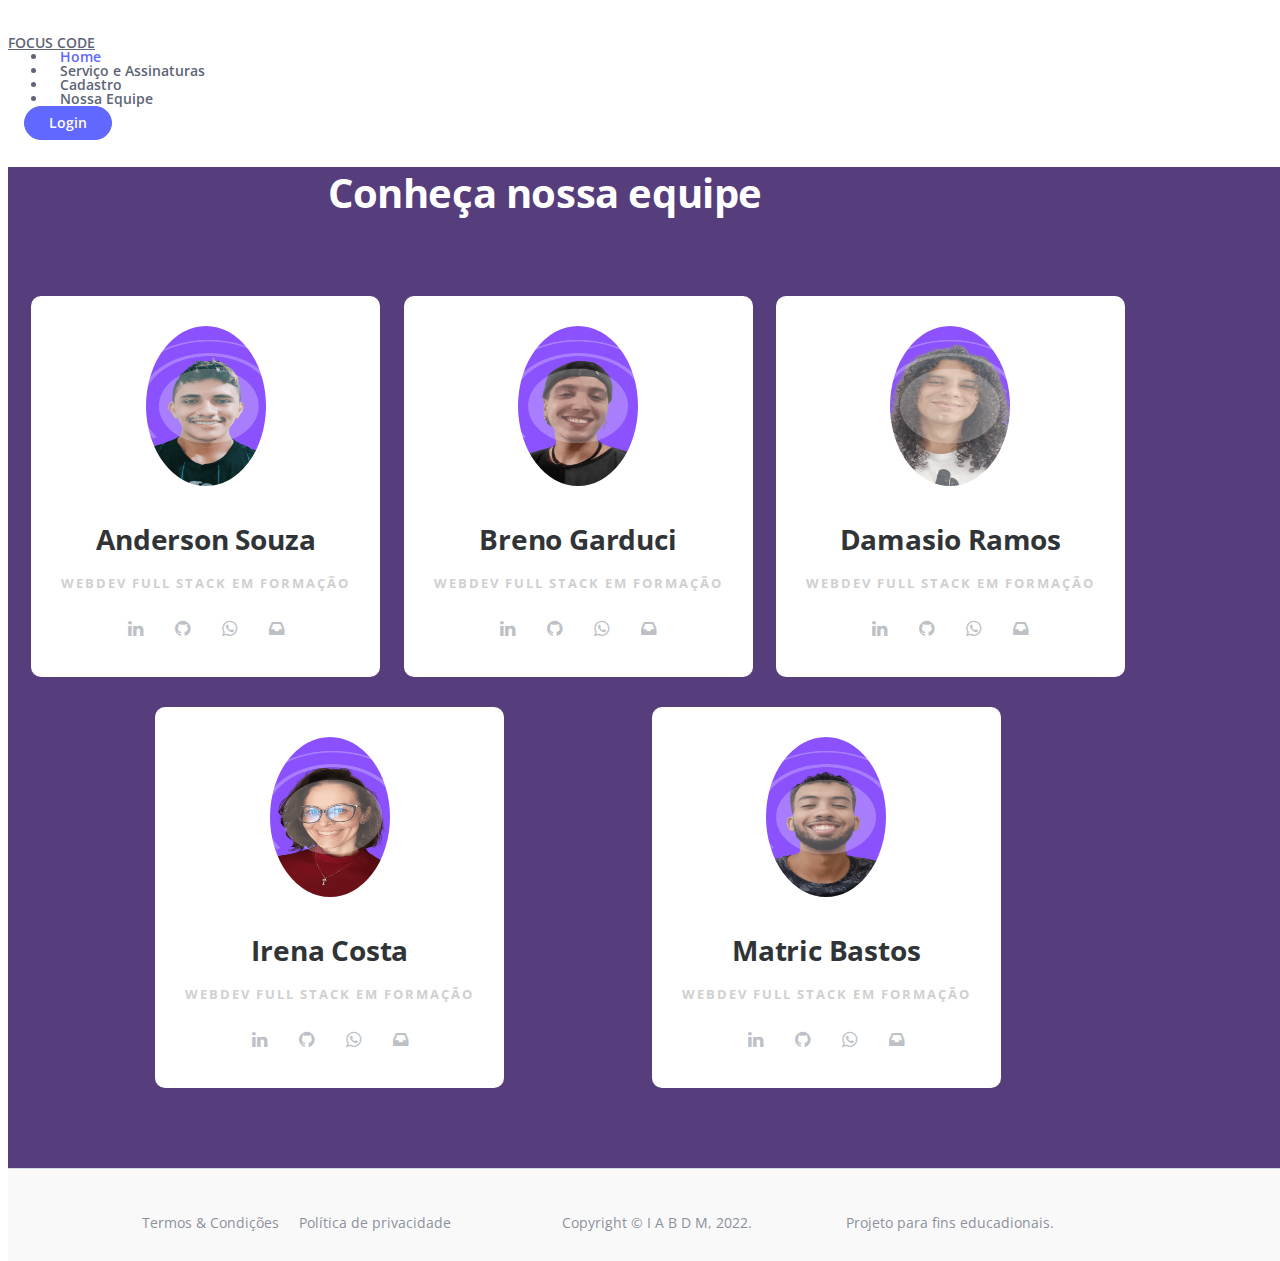
<file: pages/contato.html>
<!DOCTYPE html>
<html lang="pt-br">
<head>
    <meta charset="UTF-8">
    <meta http-equiv="X-UA-Compatible" content="IE=edge">
    <meta name="viewport" content="width=device-width, initial-scale=1.0">
    <!-- bootstrap5 -->
    <link href="https://cdn.jsdelivr.net/npm/bootstrap@5.1.3/dist/css/bootstrap.min.css" rel="stylesheet" integrity="sha384-1BmE4kWBq78iYhFldvKuhfTAU6auU8tT94WrHftjDbrCEXSU1oBoqyl2QvZ6jIW3" crossorigin="anonymous">
    <!-- estilo css -->
    <link href="https://fonts.googleapis.com/css2?family=Open+Sans:ital,wght@0,400;0,600;0,700;1,400&display=swap" rel="stylesheet">
  	<link href="./../assets/css/sobre.css" rel="stylesheet">
    <link rel="stylesheet" href="./../assets/css/contato.css">
    <link rel="stylesheet" href="./../assets/css/sobre.css">
    <!-- icon library -->
    <link rel="stylesheet" href="https://cdnjs.cloudflare.com/ajax/libs/font-awesome/4.7.0/css/font-awesome.min.css">
    <!-- Favicon  -->
    <link rel="shortcut icon" type="image/x-icon" href="./../assets/img/images/favicon.svg">
    <title>Nossa equipe</title>
</head>
<body data-bs-spy="scroll" data-bs-target="#navbarExample">
    
    <!-- Navigation -->
    <nav id="navbarExample" class="navbar navbar-expand-lg fixed-top navbar-light" aria-label="Main navigation">
        <div class="container">

            
            <!-- Image Logo -->
            <a class="navbar-brand logo-image" href="./../index.html">FOCUS CODE</a> 

            <!-- Text Logo - Use this if you don't have a graphic logo -->
            <!-- <a class="navbar-brand logo-text" href="index.html">Zinc</a> -->

            <button class="navbar-toggler p-0 border-0" type="button" id="navbarSideCollapse" aria-label="Toggle navigation">
                <span class="navbar-toggler-icon"></span>
            </button>

            <div class="navbar-collapse offcanvas-collapse" id="navbarsExampleDefault">
                <ul class="navbar-nav ms-auto navbar-nav-scroll">
                    <li class="nav-item">
                        <a class="nav-link active" aria-current="page" href="./../index.html">Home</a>
                    </li>
                    <li class="nav-item">
                        <a class="nav-link" href="./sobre.html">Serviço e Assinaturas</a>
                    </li>
                    <li class="nav-item">
                        <a class="nav-link" href="./cadastro.html">Cadastro</a>
                    </li>
                    <li class="nav-item">
                        <a class="nav-link" href="./contato.html">Nossa Equipe</a>
                    </li>
                    
                </ul>
                <span class="nav-item">
                    <a class="btn-solid-sm" href="./login.html">Login</a>
                </span>
            </div> <!-- end of navbar-collapse -->
        </div> <!-- end of container -->
    </nav> <!-- end of navbar -->
    <!-- end of navigation -->

    <main>
    
        <div class="team-boxed">
    <div class="container">
        <div class="intro">
            <h1 class="text-center">Conheça nossa equipe</h1>
        </div>
        <div class="row people">
            <div class="col-md-6 col-lg-4 item">
                <div class="box"><img class="rounded-circle" data-bs-hover-animate="pulse" src="./../assets/img/equipe/fotoAnderson.gif"/>
                    <h3 class="name">Anderson Souza</h3>
                    <p class="title">WebDev Full Stack em formação</p>                    
                    <div class="social"><a href="https://www.linkedin.com/in/francisco-anderson-de-souza/"><i class="fa fa-linkedin"></i></a><a href="https://github.com/Andersonjmc"><i class="fa fa-github"></i></a><a href="+558894643759"><i class="fa fa-whatsapp"></i></a><a href="mailto: anderson.b13k2@gmail.com"><i class="fa fa-inbox"></i></a></div>
                </div>
            </div>
            <div class="col-md-6 col-lg-4 item">
                <div class="box"><img class="rounded-circle" data-bs-hover-animate="pulse" src="./../assets/img/equipe/fotoGarduci.gif">
                    <h3 class="name">Breno Garduci</h3>
                    <p class="title">WebDev Full Stack em formação</p>                    
                    <div class="social"><a href="https://www.linkedin.com/in/breno-garduci-559ab118a"><i class="fa fa-linkedin"></i></a><a href="https://github.com/Garduciz"><i class="fa fa-github"></i></a><a href="+5511987644677"><i class="fa fa-whatsapp"></i></a><a href="mailto:bgarduci@gmail.com"><i class="fa fa-inbox"></i></a></div>
                </div>
            </div>
            <div class="col-md-6 col-lg-4 item">
                <div class="box"><img class="rounded-circle" data-bs-hover-animate="pulse" src="./../assets/img/equipe/fotoDamasio.gif">
                    <h3 class="name">Damasio Ramos</h3>
                    <p class="title">WebDev Full Stack em formação</p>                    
                    <div class="social"><a href="https://www.linkedin.com/in/damasio-ramos-5b8377228/"><i class="fa fa-linkedin"></i></a><a href="https://github.com/DamasioRamos"><i class="fa fa-github"></i></a><a href="+5521990609042"><i class="fa fa-whatsapp"></i></a><a href="mailto:damasioramos90@gmail.com"><i class="fa fa-inbox"></i></a></div>
                </div>
            </div>
            <div class="col-md-6 col-lg-4 item">
                <div class="box"><img class="rounded-circle" data-bs-hover-animate="pulse" src="./../assets/img/equipe/fotoIrena.gif">
                    <h3 class="name">Irena Costa</h3>
                    <p class="title">WebDev Full Stack em formação</p>                    
                    <div class="social"><a href="https://www.linkedin.com/in/irena-costa/"><i class="fa fa-linkedin"></i></a><a href="https://github.com/irenacosta"><i class="fa fa-github"></i></a><a href="+5511974228051"><i class="fa fa-whatsapp"></i></a><a href="mailto:irena.costa@gmail.com"><i class="fa fa-inbox"></i></a></div>
                </div>
            </div>
            <div class="col-md-6 col-lg-4 item">
                <div class="box"><img class="rounded-circle" data-bs-hover-animate="pulse" src="./../assets/img/equipe/fotomatric.gif">
                    <h3 class="name">Matric Bastos</h3>
                    <p class="title">WebDev Full Stack em formação</p>                    
                    <div class="social"><a href="https://www.linkedin.com/in/matric-bastos-994229184/"><i class="fa fa-linkedin"></i></a><a href="https://github.com/matricbts"><i class="fa fa-github"></i></a><a href="+557191045922"><i class="fa fa-whatsapp"></i></a><a href="mailto:matricbts@gmail.com"><i class="fa fa-inbox"></i></a></div>
                </div>
            </div>
        </div>
    </div>
</div>

    

        <!-- Copyright -->
        <div class="copyright bg-gray">
            <div class="container">
                <div class="row">
                    <div class="col-lg-6">
                        <ul class="list-unstyled li-space-lg p-small">                            
                            <li><a href="#">Termos & Condições</a></li>
                            <li><a href="#">Política de privacidade</a></li>
                        </ul>
                    </div> <!-- end of col -->
                    <div class="col-lg-3">
                        <p class="p-small statement">Copyright © <a href="https://github.com/irenacosta/">I</a> <a href="https://github.com/Andersonjmc"> A</a> <a href="https://github.com/Garduciz">B</a> <a href="https://github.com/DamasioRamos">D</a> <a href="https://github.com/MatricBts">M</a>, 2022.</p>
                    </div> <!-- end of col -->
                    <div class="col-lg-3">
                        <p class="p-small statement">Projeto para fins educadionais.</a></p>
                    </div> <!-- end of col -->
                </div> <!-- enf of row -->
            </div> <!-- end of container -->
        </div> <!-- end of copyright --> 
        <!-- end of copyright -->

    </main>
    
</body>
</html>
</file>
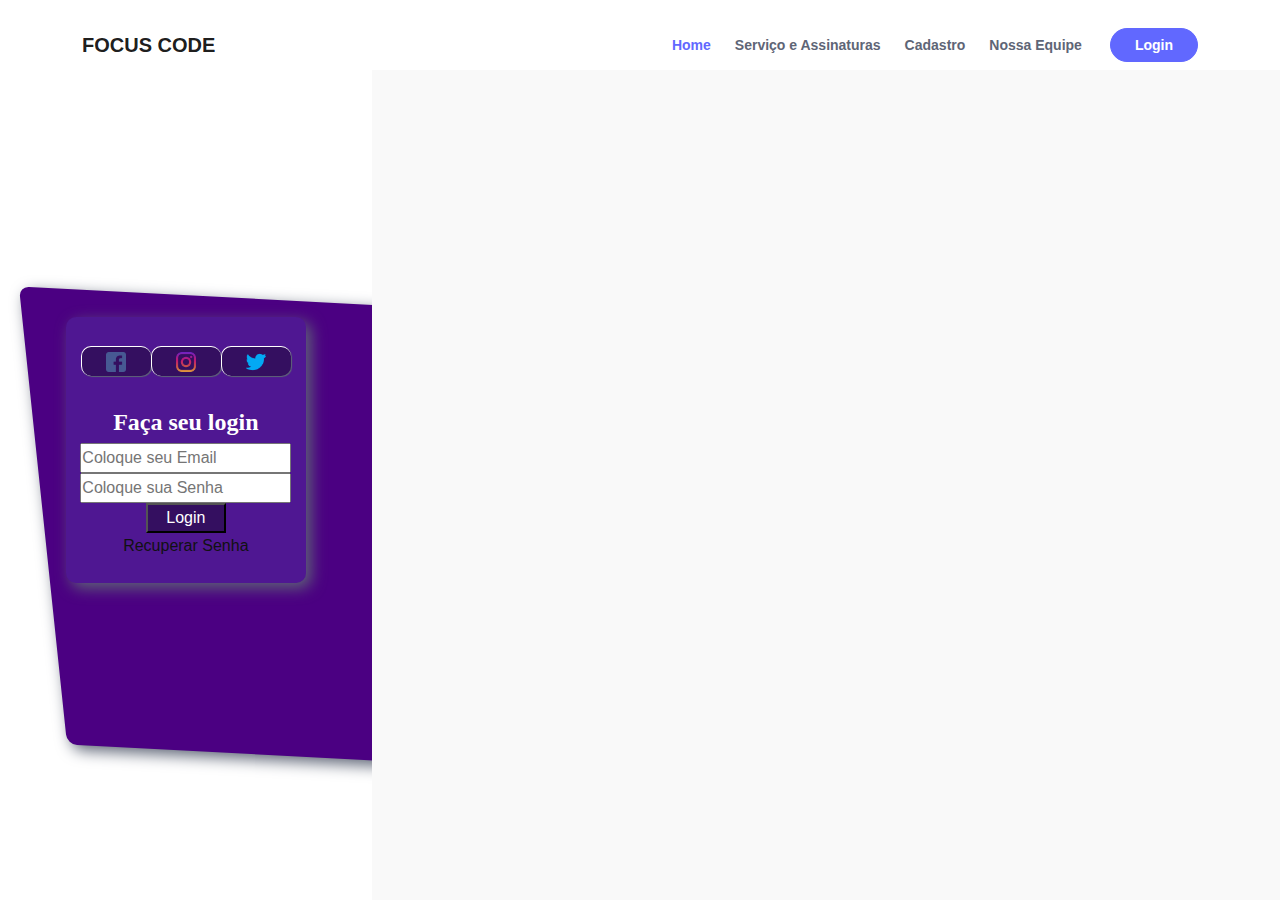
<file: pages/login.html>
<html lang="pt-Br">

<head>
    <meta charset="UTF-8">
    <meta http-equiv="X-UA-Compatible" content="IE=edge">
    <meta name="viewport" content="width=device-width, initial-scale=1.0">
    <link rel="stylesheet" href="./../assets\css\login.css">
    <title>Página de Login</title>

    <link rel="stylesheet" href="https://stackpath.bootstrapcdn.com/bootstrap/4.1.3/css/bootstrap.min.css" integrity="sha384-MCw98/SFnGE8fJT3GXwEOngsV7Zt27NXFoaoApmYm81iuXoPkFOJwJ8ERdknLPMO" crossorigin="anonymous">
    <link href="https://fonts.googleapis.com/css2?family=Open+Sans:ital,wght@0,400;0,600;0,700;1,400&display=swap" rel="stylesheet">
    <link href="./../assets/css/bootstrap.min.css" rel="stylesheet">
    <link href="./../assets/css/fontawesome-all.min.css" rel="stylesheet">
    <link href="./../assets/css/swiper.css" rel="stylesheet">
  	<link href="./../assets/css/sobre.css" rel="stylesheet">
    <script src="./../assets\js\jquery.js" defer></script>
    <script type="module" src="./../assets\js\login.js" defer></script>
    

    <script src="./../assets/js/bootstrap.min.js" defer></script> <!-- Bootstrap framework -->
    <!-- <script src="assets/js/swiper.min.js" defer></script> Swiper for image and text sliders -->
    <!-- <script src="assets/js/purecounter.min.js" defer></script> Purecounter counter for statistics numbers -->
    <!-- <script src="assets/js/isotope.pkgd.min.js" defer></script> Isotope for filter -->
    <script src="./../assets/js/bootstrap/scripts.js" defer></script> 

    <link href="https://fonts.googleapis.com/css2?family=Open+Sans:ital,wght@0,400;0,600;0,700;1,400&display=swap" rel="stylesheet">
    <link href="./../assets/css/bootstrap.min.css" rel="stylesheet">
    <link href="./../assets/css/fontawesome-all.min.css" rel="stylesheet">
    <link href="./../assets/css/swiper.css" rel="stylesheet">
	<link href="./../assets/css/sobre.css" rel="stylesheet">

    
</head>

<body>
    <header>
        <nav id="navbarExample" class="navbar navbar-expand-lg fixed-top navbar-light" aria-label="Main navigation">
            <div class="container">
      
                <!-- Image Logo -->
                <a class="navbar-brand logo-image" href="./../index.html">FOCUS CODE</a> 
      
                <!-- Text Logo - Use this if you don't have a graphic logo -->
                <!-- <a class="navbar-brand logo-text" href="index.html">Zinc</a> -->
      
                <button class="navbar-toggler p-0 border-0" type="button" id="navbarSideCollapse" aria-label="Toggle navigation">
                    <span class="navbar-toggler-icon"></span>
                </button>
      
                <div class="navbar-collapse offcanvas-collapse" id="navbarsExampleDefault">
                    <ul class="navbar-nav ms-auto navbar-nav-scroll">
                        <li class="nav-item">
                            <a class="nav-link active" aria-current="page" href="./../index.html">Home</a>
                        </li>
                        <li class="nav-item">
                            <a class="nav-link" href="./sobre.html">Serviço e Assinaturas</a>
                        </li>
                        <li class="nav-item">
                            <a class="nav-link" href="./cadastro.html">Cadastro</a>
                        </li>
                        <li class="nav-item">
                            <a class="nav-link" href="./contato.html">Nossa Equipe</a>
                        </li>
                        
                    </ul>
                    <span class="nav-item">
                        <a class="btn-solid-sm" href="./login.html">Login</a>
                    </span>
                </div> <!-- end of navbar-collapse -->
            </div> <!-- end of container -->
        </nav> <!-- end of navbar -->
        <!-- end of navigation -->
    </header>

    <section class="centro">

        <form>

            <figure>
                <div class="fig 01"><img src="./../assets/img/facebook.png" alt="facebook" width="20px" height="20px"></div>
                <div class="fig 02"><img src="./../assets/img/instagram.png" alt="instagram" width="20px" height="20px"></div>
                <div class="fig 03"><img src="./../assets/img/twitter.png" alt="twitter" width="20px" height="20px"></div>
            </figure>

            <legend>Faça seu login</legend>
            <div id="detalhe"></div>
            <form class="formulario">

                <br> <input type="email" id="email" placeholder="Coloque seu Email">

                <br> <input type="password" id="senha" placeholder="Coloque sua Senha">
          
               <center> <button name="submit" class="botao"  id="btn">Login</button> </center>
            
                <a href="recuperacaoDeSenha.html">Recuperar Senha</a>
          
        </form>
    </section>



        <!-- Copyright -->
    <div class="copyright bg-gray">
      <div class="container">
          <div class="row">
              <div class="col-lg-6">
                  <ul class="list-unstyled li-space-lg p-small">
                      <li><a href="article.html">Article Details</a></li>
                      <li><a href="terms.html">Terms & Conditions</a></li>
                      <li><a href="privacy.html">Privacy Policy</a></li>
                  </ul>
              </div> <!-- end of col -->
              <div class="col-lg-3">
                  <p class="p-small statement">Copyright © <a href="https://github.com/irenacosta/">I</a> <a href="https://github.com/Andersonjmc"> A</a> <a href="https://github.com/Garduciz">B</a> <a href="https://github.com/DamasioRamos">D</a> <a href="https://github.com/MatricBts">M</a>, 2022.</p>
              </div> <!-- end of col -->
              <div class="col-lg-3">
                  <p class="p-small statement">Projeto desenvolvido com fins educadionais.</a></p>
              </div> <!-- end of col -->
          </div> <!-- enf of row -->
      </div> <!-- end of container -->
  </div> <!-- end of copyright --> 
  <!-- end of copyright -->

</body>

    <!-- Arquivos JS-->
    <script src="./../assets/js/bootstrap/bootstrap.min.js"></script> <!-- Bootstrap framework -->
    <script src="./../assets/js/bootstrap/swiper.min.js"></script> <!-- Swiper for image and text sliders -->
    <script src="./../assets/js/bootstrap/purecounter.min.js"></script> <!-- Purecounter counter for statistics numbers -->
    <script src="./../assets/js/bootstrap/isotope.pkgd.min.js"></script> <!-- Isotope for filter -->
    
</html>
</file>
<file: assets/css/sobre.css>
/* Description: Master CSS file */

/*****************************************
Table Of Contents:
- General Styles
- Navigation
- Header
- Services
- Details 1
- Details Modal
- Details 2
- Projects
- Testimonials
- Pricing
- Invitation
- Contact
- Footer
- Copyright
- Back To Top Button
- Extra Pages
- Media Queries
******************************************/

/*****************************************
Colors:
- Backgrounds - light gray #f9f9f9
- Buttons - red #ff5574
- Buttons - blue #6168ff
- Headings text - black #222222
- Body text - dark gray #5e6576
******************************************/


/**************************/
/*     General Styles     */
/**************************/
body,
html {
    width: 100%;
	height: 100%;
}

body, p {
	color: #5e6576; 
	font: 400 1rem/1.625rem "Open Sans", sans-serif;
}

h1 {
	color: #222222;
	font-weight: 700;
	font-size: 2.5rem;
	line-height: 3.25rem;
	letter-spacing: -0.4px;
}

h2 {
	color: #222222;
	font-weight: 700;
	font-size: 2rem;
	line-height: 2.625rem;
	letter-spacing: -0.4px;
}

h3 {
	color: #222222;
	font-weight: 700;
	font-size: 1.75rem;
	line-height: 2.25rem;
	letter-spacing: -0.2px;
}

h4 {
	color: #222222;
	font-weight: 700;
	font-size: 1.5rem;
	line-height: 2rem;
	letter-spacing: -0.2px;
}

h5 {
	color: #222222;
	font-weight: 700;
	font-size: 1.25rem;
	line-height: 1.625rem;
}

h6 {
	color: #222222;
	font-weight: 700;
	font-size: 1rem;
	line-height: 1.375rem;
}

.p-large {
	font-size: 1.125rem;
	line-height: 1.75rem;
}

.p-small {
	font-size: 0.875rem;
	line-height: 1.5rem;
}

.testimonial-text {
	font-style: italic;
}

.testimonial-author {
	font-weight: 700;
	font-size: 1.25rem;
	line-height: 1.75rem;
}

.li-space-lg li {
	margin-bottom: 0.5rem;
}

a {
	color: #5e6576;
	text-decoration: underline;
}

a:hover {
	color: #5e6576;
	text-decoration: underline;
}

.no-line {
	text-decoration: none;
}

.no-line:hover {
	text-decoration: none;
}

.blue {
	color: #6168ff;
}

.bg-gray {
	background-color: #f9f9f9;
}

.section-title {
	display: inline-block;
	margin-bottom: 0.75rem;
	padding: 0.125rem 1.75rem;
	border-radius: 30px;
	background-color: #ffe7eb;
	color: #ff5574;
	font-weight: 600;
	font-size: 0.875rem;
}

.btn-solid-reg {
	display: inline-block;
	padding: 1.375rem 2.25rem 1.375rem 2.25rem;
	border: 1px solid #ff5574;
	border-radius: 30px;
	background-color: #ff5574;
	color: #ffffff;
	font-weight: 600;
	font-size: 0.875rem;
	line-height: 0;
	text-decoration: none;
	transition: all 0.2s;
}

.btn-solid-reg:hover {
	background-color: transparent;
	color: #ff5574; /* needs to stay here because of the color property of a tag */
	text-decoration: none;
}

.btn-solid-lg {
	display: inline-block;
	padding: 1.625rem 2.625rem 1.625rem 2.625rem;
	border: 1px solid #ff5574;
	border-radius: 30px;
	background-color: #ff5574;
	color: #ffffff;
	font-weight: 600;
	font-size: 0.875rem;
	line-height: 0;
	text-decoration: none;
	transition: all 0.2s;
}

.btn-solid-lg:hover {
	background-color: transparent;
	color: #ff5574; /* needs to stay here because of the color property of a tag */
	text-decoration: none;
}

.btn-solid-sm {
	display: inline-block;
	padding: 1rem 1.5rem 1rem 1.5rem;
	border: 1px solid #ff5574;
	border-radius: 30px;
	background-color: #ff5574;
	color: #ffffff;
	font-weight: 600;
	font-size: 0.875rem;
	line-height: 0;
	text-decoration: none;
	transition: all 0.2s;
}

.btn-solid-sm:hover {
	background-color: transparent;
	color: #ff5574; /* needs to stay here because of the color property of a tag */
	text-decoration: none;
}

.btn-outline-reg {
	display: inline-block;
	padding: 1.375rem 2.25rem 1.375rem 2.25rem;
	border: 1px solid #5e6576;
	border-radius: 30px;
	background-color: transparent;
	color: #5e6576;
	font-weight: 600;
	font-size: 0.875rem;
	line-height: 0;
	text-decoration: none;
	transition: all 0.2s;
}

.btn-outline-reg:hover {
	background-color: #5e6576;
	color: #ffffff;
	text-decoration: none;
}

.btn-outline-lg {
	display: inline-block;
	padding: 1.625rem 2.625rem 1.625rem 2.625rem;
	border: 1px solid #5e6576;
	border-radius: 30px;
	background-color: transparent;
	color: #5e6576;
	font-weight: 600;
	font-size: 0.875rem;
	line-height: 0;
	text-decoration: none;
	transition: all 0.2s;
}

.btn-outline-lg:hover {
	background-color: #5e6576;
	color: #ffffff;
	text-decoration: none;
}

.btn-outline-sm {
	display: inline-block;
	padding: 1rem 1.5rem 1rem 1.5rem;
	border: 1px solid #5e6576;
	border-radius: 30px;
	background-color: transparent;
	color: #5e6576;
	font-weight: 600;
	font-size: 0.875rem;
	line-height: 0;
	text-decoration: none;
	transition: all 0.2s;
}

.btn-outline-sm:hover {
	background-color: #5e6576;
	color: #ffffff;
	text-decoration: none;
}

.form-group {
	position: relative;
	margin-bottom: 1.25rem;
}

.form-control-input,
.form-control-select,
.form-control-textarea {
	width: 100%;
	padding-top: 0.875rem;
	padding-bottom: 0.875rem;
	padding-left: 1.5rem;
	border: 1px solid #5e6576;
	border-radius: 8px;
	background-color: #ffffff;
	color: #5e6576;
	font-size: 0.875rem;
	line-height: 1.5rem;
	-webkit-appearance: none; /* removes inner shadow on form inputs on ios safari */
}

.form-control-select {
	padding-top: 0.5rem;
	padding-bottom: 0.5rem;
	height: 3.5rem;
	color: #5e6576;
}

select {
    /* you should keep these first rules in place to maintain cross-browser behavior */
    -webkit-appearance: none;
	-moz-appearance: none;
	-ms-appearance: none;
    -o-appearance: none;
    appearance: none;
    background-image: url('../images/down-arrow.png');
    background-position: 98% 50%;
    background-repeat: no-repeat;
    outline: none;
}

.form-control-textarea {
	display: block;
	height: 14rem; /* used instead of html rows to normalize height between Chrome and IE/FF */
}

.form-control-input:focus,
.form-control-textarea:focus {
	border: 1px solid #000000;
	outline: none; /* Removes blue border on focus */
}

.form-control-input:hover,
.form-control-textarea:hover {
	border: 1px solid #000000;
}

.form-control-submit-button {
	display: inline-block;
	width: 100%;
	height: 3.25rem;
	border: 1px solid #ff5574;
	border-radius: 30px;
	background-color: #ff5574;
	color: #ffffff;
	font-weight: 600;
	font-size: 0.875rem;
	line-height: 0;
	cursor: pointer;
	transition: all 0.2s;
}

.form-control-submit-button:hover {
	border: 1px solid #ff5574;
	background-color: transparent;
	color: #ff5574;
}


/**********************/
/*     Navigation     */
/**********************/
.navbar {
	background-color: #ffffff;
	font-weight: 600;
	font-size: 0.875rem;
	line-height: 0.875rem;
	box-shadow: 0 1px 6px 0 rgba(0, 0, 0, 0.05);
}

.navbar .navbar-brand {
	padding-top: 0.25rem;
	padding-bottom: 0.25rem;
}

.navbar .logo-image img {
    width: 133px;
	height: 30px;
}

.navbar .logo-text {
	color: #222222;
	font-weight: 700;
	font-size: 1.875rem;
	line-height: 1rem;
	text-decoration: none;
}

.offcanvas-collapse {
	position: fixed;
	top: 3.25rem; /* adjusts the height between the top of the page and the offcanvas menu */
	bottom: 0;
	left: 100%;
	width: 100%;
	padding-right: 1rem;
	padding-left: 1rem;
	overflow-y: auto;
	visibility: hidden;
	background-color: #ffffff;
	transition: visibility .3s ease-in-out, -webkit-transform .3s ease-in-out;
	transition: transform .3s ease-in-out, visibility .3s ease-in-out;
	transition: transform .3s ease-in-out, visibility .3s ease-in-out, -webkit-transform .3s ease-in-out;
}

.offcanvas-collapse.open {
	visibility: visible;
	-webkit-transform: translateX(-100%);
	transform: translateX(-100%);
}

.navbar .navbar-nav {
	margin-top: 0.75rem;
	margin-bottom: 0.5rem;
}

.navbar .nav-item .nav-link {
	padding-top: 0.625rem;
	padding-bottom: 0.625rem;
	color: #5e6576;
	text-decoration: none;
	transition: all 0.2s ease;
}

.navbar .nav-item.dropdown.show .nav-link,
.navbar .nav-item .nav-link:hover,
.navbar .nav-item .nav-link.active {
	color: #6168ff;
}

/* Dropdown Menu */
.navbar .dropdown .dropdown-menu {
	animation: fadeDropdown 0.2s; /* required for the fade animation */
}

@keyframes fadeDropdown {
    0% {
        opacity: 0;
    }

    100% {
        opacity: 1;
	}
}

.navbar .dropdown-menu {
	margin-top: 0.25rem;
	margin-bottom: 0.25rem;
	border: none;
	background-color: #ffffff;
}

.navbar .dropdown-item {
	padding-top: 0.625rem;
	padding-bottom: 0.625rem;
	color: #5e6576;
	font-weight: 600;
	font-size: 0.875rem;
	line-height: 0.875rem;
	text-decoration: none;
}

.navbar .dropdown-item:hover {
	background-color: #ffffff;
	color: #6168ff;
}

.navbar .dropdown-divider {
	width: 100%;
	height: 1px;
	margin: 0.5rem auto 0.5rem auto;
	border: none;
	background-color: #d1d1d1;
}
/* end of dropdown menu */

.navbar .navbar-toggler {
	padding: 0;
	border: none;
	font-size: 1.25rem;
}

.navbar .btn-solid-sm {
	border-color: #6168ff;
	background-color: #6168ff;
}

.navbar .btn-solid-sm:hover {
	background-color: transparent;
	color: #6168ff;
}


/******************/
/*     Header     */
/******************/
.header {
	padding-top: 8rem;
	padding-bottom: 5rem;
	text-align: center;
}

.header .h1-large {
	margin-bottom: 1.25rem;
}

.header .p-large {
	margin-bottom: 2.75rem;
}

.header .btn-solid-lg {
	display: block;
	margin-bottom: 1.75rem;
}

.header .quote {
	display: block;
	color: #222222;
}

.header .quote i {
	margin-right: 0.5rem;
	color: #222222;
}

.header .text-container {
	margin-bottom: 5rem;
}


/********************/
/*     Services     */
/********************/
.cards-1 {
	padding-top: 5rem;
	padding-bottom: 2.5rem;
}

.cards-1 .card {
	margin-bottom: 5rem;
	padding: 3rem 2rem;
	border: 1px solid #5e6576;
	border-radius: 20px;
	background-color: transparent;
}

.cards-1 .card-icon {
	width: 90px;
	height: 90px;
	margin-bottom: 1.875rem;
	text-align: center;
	background-size: 90px 90px;
}

.cards-1 .card-icon.blue {
	background: url('../images/services-icon-bg-blue.png') center center no-repeat;
}

.cards-1 .card-icon.yellow {
	background: url('../images/services-icon-bg-yellow.png') center center no-repeat;
}

.cards-1 .card-icon.red {
	background: url('../images/services-icon-bg-red.png') center center no-repeat;
}

.cards-1 .card-icon .fas,
.cards-1 .card-icon .far {
	margin-right: 0.75rem;
	color: #ffffff;
	font-size: 2rem;
	line-height: 98px;
}

.cards-1 .card-body {
	padding: 0;
}

.cards-1 .card-title {
	margin-bottom: 1.125rem;
}

.cards-1 .card-body p {
	margin-bottom: 1.125rem;
}

.cards-1 .list-unstyled {
	margin-bottom: 0;
}

.cards-1 .list-unstyled .fas {
	font-size: 0.875rem;
	line-height: 1.625rem;
}

.cards-1 .list-unstyled .flex-grow-1 {
	margin-left: 0.5rem;
}


/*********************/
/*     Details 1     */
/*********************/
.basic-1 {
	padding-top: 2.5rem;
	padding-bottom: 5rem;
}

.basic-1 .image-container {
	margin-bottom: 4rem;
}

.basic-1 h2 {
	margin-bottom: 1.875rem;
}

.basic-1 h2 span {
	font-weight: 400;
}

.basic-1 p:last-of-type {
	margin-bottom: 2rem;
}

.basic-1 .btn-solid-reg {
	cursor: pointer;
}


/*************************/
/*     Details Modal     */
/*************************/
.modal-dialog {
	max-width: 1150px;
	margin-right: 1rem;
	margin-left: 1rem;
	pointer-events: all;
}

.modal-content {
	padding: 2.75rem 1.25rem;
}

.modal-content .btn-close {
	position: absolute;
	right: 10px;
	top: 10px;
}

.modal-content .image-container {
	margin-bottom: 3rem;
}

.modal-content img {
	border-radius: 6px;
}

.modal-content h3 {
	margin-bottom: 0.5rem;
}

.modal-content hr {
	width: 44px;
	margin-top: 0.125rem;
	margin-bottom: 1.25rem;
	margin-left: 0;
	height: 2px;
	border: none;
	background-color: #53575a;
}

.modal-content h4 {
	margin-top: 2rem;
	margin-bottom: 0.625rem;
}

.modal-content .list-unstyled {
	margin-bottom: 2rem;
}

.modal-content .list-unstyled .fas {
	font-size: 0.75rem;
	line-height: 1.75rem;
}

.modal-content .list-unstyled .flex-grow-1 {
	margin-left: 0.5rem;
}

.modal-content .btn-solid-reg {
	margin-right: 0.75rem;
}

.modal-content .btn-outline-reg {
	cursor: pointer;
}


/*********************/
/*     Details 2     */
/*********************/
.counter {
	padding-top: 5rem;
	padding-bottom: 9.75rem;
}

.counter .text-container {
	margin-bottom: 4rem;
}

.counter h2 {
	margin-bottom: 1.875rem;
}

.counter h2 span {
	font-weight: 400;
}

.counter p {
	margin-bottom: 4rem;
}

.counter .counter-container {
	text-align: center;
}

.counter .counter-cell {
	margin-bottom: 3rem;
	color: #6168ff;
}

.counter .counter-cell.red {
	color: #ff5574;
}

.counter .purecounter {
	margin-bottom: 1.5rem;
	font-weight: 400;
	font-size: 3.5rem;
	line-height: 2rem;
}

.counter .purecounter:after {
    content: "+";
	margin-left: 0.5rem;
}

.counter .counter-info {
	font-size: 0.875rem;
	line-height: 1.5rem;
}


/********************/
/*     Projects     */
/********************/
.filter {
	padding-top: 9.25rem;
	padding-bottom: 5.625rem;
	text-align: center;
}

.filter h2 {
	margin-bottom: 2.625rem;
}

.filter .button-group {
	margin-bottom: 1rem;
}

.filter .button {
	margin-bottom: 0.75rem;
	border: none;
	background-color: transparent;
	color: #222222;
	font-weight: 600;
	font-size: 1rem;
}

.filter .button:hover,
.filter .button.is-checked {
	color: #ff5574;
}

.filter .grid {
	margin-right: auto;
	max-width: 351px;
	margin-left: auto;
}

.filter .element-item {
	margin-bottom: 3rem;
}

.filter .element-item a {
	text-decoration: none;
}

.filter .element-item img {
	margin-bottom: 1.125rem;
	border-radius: 8px;
	border: 1px solid #5e6576;
}

.filter .element-item p {
	text-align: left;
}

.filter .element-item p strong {
	color: #222222;
}


/************************/
/*     Testimonials     */
/************************/
.slider-1 {
	padding-top: 9.75rem;
	padding-bottom: 4.5rem;
}

.slider-1 .slider-container {
	position: relative;
}

.slider-1 .swiper-container {
	position: static;
	width: 86%;
}

.slider-1 .swiper-button-prev:focus,
.slider-1 .swiper-button-next:focus {
	/* even if you can't see it chrome you can see it on mobile device */
	outline: none;
}

.slider-1 .swiper-button-prev {
	left: -12px;
	background-image: url("data:image/svg+xml;charset=utf-8,%3Csvg%20xmlns%3D'http%3A%2F%2Fwww.w3.org%2F2000%2Fsvg'%20viewBox%3D'0%200%2028%2044'%3E%3Cpath%20d%3D'M0%2C22L22%2C0l2.1%2C2.1L4.2%2C22l19.9%2C19.9L22%2C44L0%2C22L0%2C22L0%2C22z'%20fill%3D'%23707375'%2F%3E%3C%2Fsvg%3E");
	background-size: 18px 28px;
}

.slider-1 .swiper-button-next {
	right: -12px;
	background-image: url("data:image/svg+xml;charset=utf-8,%3Csvg%20xmlns%3D'http%3A%2F%2Fwww.w3.org%2F2000%2Fsvg'%20viewBox%3D'0%200%2028%2044'%3E%3Cpath%20d%3D'M27%2C22L27%2C22L5%2C44l-2.1-2.1L22.8%2C22L2.9%2C2.1L5%2C0L27%2C22L27%2C22z'%20fill%3D'%23707375'%2F%3E%3C%2Fsvg%3E");
	background-size: 18px 28px;
}

.slider-1 .card {
	border: none;
}

.slider-1 .card-body {
	padding: 0;
}

.slider-1 .quotes {
	margin-bottom: 3rem;
	width: 64px;
}

.slider-1 .testimonial-text {
	margin-bottom: 1.875rem;
	color: #838a9c;
	font-style: italic;
	font-size: 1.5rem;
	line-height: 2.25rem;
}

.slider-1 .testimonial-image {
	display: inline-block;
	width: 70px;
	margin-bottom: 0.875rem;
	border-radius: 50%;
}

.slider-1 .testimonial-author {
	margin-bottom: 0.125rem;
	color: #222222;
	font-weight: 700;
	font-size: 1.125rem;
}


/********************/
/*     Pricing     */
/********************/
.cards-2 {
	padding-top: 5rem;
	padding-bottom: 2.25em;
}

.cards-2 .h2-heading {
	margin-bottom: 3.75rem;
	text-align: center;
}

.cards-2 .h2-heading span {
	font-weight: 400;
}

.cards-2 .card {
	margin-bottom: 5rem;
	padding: 4rem 1rem;
	border: 1px solid #5e6576;
	border-radius: 20px;
	background-color: transparent;
	text-align: center;
}

.cards-2 .card-body {
	padding: 0;
}

.cards-2 .card-title {
	margin-bottom: 2rem;
}

.cards-2 .card-title .decoration-lines {
	width: 30px;
	margin-bottom: 0.25rem;
}

.cards-2 .card-title .decoration-lines.flipped {
	transform: scaleX(-1);
}

.cards-2 .card-title span {
	margin-right: 0.75rem;
	margin-left: 0.75rem;
	color: #222222;
	font-weight: 700;
	font-size: 1.5rem;
	line-height: 2rem;
	letter-spacing: -0.2px;
}

.cards-2 .card-body .list-unstyled {
	margin-bottom: 3rem;
}

.cards-2 .card-body .list-unstyled li {
	margin-bottom: 0.625rem;
}

.cards-2 .card-body .price {
	margin-bottom: 3rem;
	color: #222222;
	font-weight: 700;
	font-size: 3rem;
	line-height: 2rem;
	letter-spacing: -0.2px;
}


/**********************/
/*     Invitation     */
/**********************/
.basic-2 {
	padding-top: 3rem;
	text-align: center;
}

.basic-2 .text-container {
	padding: 5rem 1.5rem 5rem 1.5rem;
	border-radius: 28px;
	background: url('../images/invitation-background.jpg') center center no-repeat;
	background-size: cover;
}

.basic-2 h4 {
	margin-bottom: 2rem;
	color: #ffffff;
}

.basic-2 .p-large {
	margin-bottom: 0;
	color: #ffffff;
}


/*******************/
/*     Contact     */
/*******************/
.form-1 {
	padding-top: 9.25rem;
	padding-bottom: 8.5rem;
	text-align: center;
}

.form-1 .h2-heading {
	margin-bottom: 1.125rem;
	text-align: center;
}

.form-1 .h2-heading span {
	font-weight: 400;
}

.form-1 .p-heading {
	margin-bottom: 0.375rem;
}

.form-1 .list-unstyled {
	margin-bottom: 3.5rem;
}

.form-1 .list-unstyled .fas {
	color: #6168ff;
}


/******************/
/*     Footer     */
/******************/
.footer {
	position: relative;
	padding-top: 8.75rem;
	padding-bottom: 7.5rem;
	text-align: center;
}

.footer .decoration-city {
	position: absolute;
	bottom: 0;
	left: 0;
}

.footer div[class*="col"] {  
	/* selects all elements which have classes starting with col */
	/* needed so that the absolute positioned decoration stays behind */
	position: relative;
}

.footer h4 {
	margin-bottom: 2rem;
}

.footer .fa-stack {
	width: 2em;
	margin-bottom: 1.25rem;
	margin-right: 0.375rem;
	font-size: 1.5rem;
}

.footer .fa-stack .fa-stack-1x {
    color: #222222;
	transition: all 0.2s ease;
}

.footer .fa-stack .fa-stack-2x {
	color: #ffffff;
	transition: all 0.2s ease;
}

.footer .fa-stack:hover .fa-stack-1x {
	color: #ffffff;
}

.footer .fa-stack:hover .fa-stack-2x {
    color: #222222;
}


/*********************/
/*     Copyright     */
/*********************/
.copyright {
	padding-top: 1.75rem;
	border-top: 1px solid #d0dae2;
	text-align: center;
}

.copyright a {
	text-decoration: none;
}

.copyright .list-unstyled,
.copyright .statement {
	opacity: 0.7;
}

.copyright .list-unstyled li {
	margin-bottom: 0.75rem;
}


/******************************/
/*     Back To Top Button     */
/******************************/
#myBtn {
	position: fixed; 
  	z-index: 99; 
	bottom: 20px; 
	right: 20px; 
	display: none; 
	width: 52px;
	height: 52px;
	border: none; 
	border-radius: 50%; 
	outline: none; 
	background-color: #44434a; 
	cursor: pointer; 
}

#myBtn:hover {
	background-color: #1d1d21;
}

#myBtn img {
	margin-bottom: 0.25rem;
	width: 18px;
}


/***********************/
/*     Extra Pages     */
/***********************/
.ex-header {
	padding-top: 9rem;
	padding-bottom: 5rem;
	background-color: #f9f9f9;
}

.ex-basic-1 .list-unstyled .fas {
	font-size: 0.375rem;
	line-height: 1.625rem;
}

.ex-basic-1 .list-unstyled .flex-grow-1 {
	margin-left: 0.5rem;
}

.ex-basic-1 .text-box {
	padding: 1.25rem 1.25rem 0.5rem 1.25rem;
	background-color: #f9f9f9;
}

.ex-cards-1 .card {
	border: none;
	background-color: transparent;
}

.ex-cards-1 .card .fa-stack {
	width: 2em;
	font-size: 1.125rem;
}

.ex-cards-1 .card .fa-stack-2x {
	color: #6168ff;
}

.ex-cards-1 .card .fa-stack-1x {
	width: 2em;
	color: #ffffff;
	font-weight: 700;
	line-height: 2.125rem;
}

.ex-cards-1 .card .list-unstyled .flex-grow-1 {
	margin-left: 2.25rem;
}

.ex-cards-1 .card .list-unstyled .flex-grow-1 h5 {
	margin-top: 0.125rem;
	margin-bottom: 0.5rem;
}


/*************************/
/*     Media Queries     */
/*************************/	
/* Min-width 768px */
@media (min-width: 768px) {

	/* Header */
	.header {
		padding-top: 9rem;
	}

	.header .h1-large {
		font-size: 2.75rem;
		line-height: 3.5rem;
	}
	/* end of header */


	/* Details 2 */
	.counter .counter-container {
		text-align: left;
	}
	
	.counter .counter-cell {
		display: inline-block;
		margin-right: 3rem;
		vertical-align: top;
	}
	/* end of details 2 */


	/* Contact */
	.form-1 .list-unstyled li {
		display: inline-block;
		margin-right: 1rem;
	}
	/* end of contact */


	/* Extra Pages */
	.ex-basic-1 .text-box {
		padding: 1.75rem 2rem 0.875rem 2rem;
	}
	/* end of extra pages */
}
/* end of min-width 768px */


/* Min-width 992px */
@media (min-width: 992px) {
	
	/* General Styles */
	.h2-heading {
		width: 35.25rem;
		margin-right: auto;
		margin-left: auto;
	}

	.p-heading {
		width: 46rem;
		margin-right: auto;
		margin-left: auto;
	}
	/* end of general styles */


	/* Navigation */
	.navbar {
		padding-top: 1.75rem;
		background-color: #ffffff;
		box-shadow: none;
		transition: all 0.2s;
	}

	.navbar.extra-page {
		padding-top: 0.5rem;
	}

	.navbar.top-nav-collapse {
		padding-top: 0.5rem;
		padding-bottom: 0.5rem;
		background-color: #ffffff;
		box-shadow: 0 3px 6px 0 rgba(0, 0, 0, 0.05);
	}

	.offcanvas-collapse {
		position: static;
		top: auto;
		bottom: auto;
		left: auto;
		width: auto;
		padding-right: 0;
		padding-left: 0;
		background-color: transparent;
		overflow-y: visible;
		visibility: visible;
	}

	.offcanvas-collapse.open {
		-webkit-transform: none;
		transform: none;
	}

	.navbar .navbar-nav {
		margin-top: 0;
		margin-bottom: 0;
	}
	
	.navbar .nav-item .nav-link {
		padding-right: 0.75rem;
		padding-left: 0.75rem;
	}

	.navbar .dropdown-menu {
		padding-top: 0.75rem;
		padding-bottom: 0.75rem;
		box-shadow: 0 3px 3px 1px rgba(0, 0, 0, 0.08);
	}

	.navbar .dropdown-divider {
		width: 90%;
	}

	.navbar .nav-item .btn-solid-sm {
		margin-top: 0;
		margin-left: 1rem;
	}
	/* end of navigation */


	/* Header */
	.header {
		padding-top: 13rem;
		text-align: left;
	}

	.header .text-container {
		margin-bottom: 0;
	}

	.header .btn-solid-lg {
		margin-right: 1.5rem;
		margin-bottom: 0;
	}

	.header .btn-solid-lg,
	.header .quote {
		display: inline-block;
	}
	/* end of header */


	/* Services */
	.cards-1 .card {
		display: inline-block;
		width: 298px;
		vertical-align: top;
	}
	
	.cards-1 .card:nth-of-type(3n+2) {
		margin-right: 1rem;
		margin-left: 1rem;
	}
	/* end of services */

	
	/* Details 1 */
	.basic-1 .image-container {
		margin-bottom: 0;
	}

	.basic-1 .text-container {
		margin-top: 1.25rem;
	}

	.basic-1 h2 {
		width: 23rem;
	}
	/* end of details 1 */


	/* Details Modal */
	/* Stops body and navbar shift on modal open */
	body.modal-open {
		overflow-y: scroll !important;
		padding-right: 0 !important;
	}

	body.modal-open .navbar {
		padding-right: 0 !important;
	}
	/* end of stops body and navbar shift on modal open */

	.modal {
		padding-right: 0 !important;
	}

	.modal-dialog {
		margin-top: 120px;
		margin-right: auto;
		margin-left: auto;
	}
	
	.modal-content .image-container {
		margin-bottom: 0;
	}
	/* end of details modal */
	
	
	/* Details 2 */
	.counter .text-container {
		margin-bottom: 0;
	}

	.counter .counter-cell {
		display: inline-block;
		vertical-align: top;
	}
	/* end of details 2 */


	/* Projects */
	.filter .button {
		margin-right: 0.25rem;
		margin-left: 0.25rem;
	}
	
	.filter .grid {
		max-width: 750px;
	}

	.filter .element-item {
		display: inline-block;
		width: 351px;
		margin-right: 0.625rem;
		margin-left: 0.625rem;
		vertical-align: top;
	}
	/* end of projects */


	/* Testimonials */
	.slider-1 .swiper-container {
		width: 92%;
	}

	.slider-1 .swiper-button-prev {
		left: -16px;
		width: 22px;
		background-size: 22px 34px;
	}
	
	.slider-1 .swiper-button-next {
		right: -16px;
		width: 22px;
		background-size: 22px 34px;
	}

	.slider-1 .details {
		display: flex;
		align-items: flex-start;
	}
	
	.slider-1 .text {
		flex-direction: column;
	}

	.slider-1 .testimonial-author {
		margin-top: 0.625rem;
	}
	
	.slider-1 .testimonial-image {
		margin-right: 1.125rem;
	}
	/* end of testimonials */


	/* Pricing */
	.cards-2 .card {
		display: inline-block;
		width: 298px;
		vertical-align: top;
	}
	
	.cards-2 .card:nth-of-type(3n+2) {
		margin-right: 1rem;
		margin-left: 1rem;
	}
	/* end of pricing */


	/* Invitation */
	.basic-2 .text-container {
		padding: 8rem;
	}
	/* end of invitation */


	/* Footer */
	.footer h4 {
		width: 46rem;
		margin-right: auto;
		margin-left: auto;
	}
	/* end of footer */


	/* Copyright */
	.copyright {
		text-align: left;
	}

	.copyright .list-unstyled li {
		display: inline-block;
		margin-right: 1rem;
	}

	.copyright .statement {
		text-align: right;
	}
	/* end of copyright */


	/* Extra Pages */
	.ex-cards-1 .card {
		display: inline-block;
		width: 296px;
		vertical-align: top;
	}

	.ex-cards-1 .card:nth-of-type(3n+2) {
		margin-right: 1rem;
		margin-left: 1rem;
	}
	/* end of extra pages */
}
/* end of min-width 992px */


/* Min-width 1200px */
@media (min-width: 1200px) {
	
	/* General Styles */
	.container {
		max-width: 1140px;
	}
	/* end of general styles */
	

	/* Header */
	.header {
		overflow: hidden;
		padding-top: 18.25rem;
		padding-bottom: 11.5rem;
	}

	.header .image-container {
		position: relative;
	}
	
	.header .image-container img {
		position: absolute;
		top: -80px;
		left: 10px;
		width: 840px;
		max-width: none;
	}
	/* end of header */


	/* Services */
	.cards-1 .card {
		width: 342px;
	}
	
	.cards-1 .card:nth-of-type(3n+2) {
		margin-right: 2.5rem;
		margin-left: 2.5rem;
	}
	/* end of services */


	/* Details 1 */
	.basic-1 .image-container {
		margin-right: 3.5rem;
	}

	.basic-1 .text-container {
		margin-top: 5rem;
		margin-left: 2.75rem;
	}
	/* end of details 1 */


	/* Details Modal */
	.modal-content {
		padding-right: 2rem;
		padding-left: 2rem;
	}
	/* end of details modal */


	/* Details 2 */
	.counter {
		overflow: hidden;
		padding-top: 9rem;
	}

	.counter .image-container {
		position: relative;
	}
	
	.counter .image-container img {
		position: absolute;
		top: -60px;
		left: 30px;
		width: 900px;
		max-width: none;
	}
	/* end of details 2 */


	/* Projects */
	.filter .grid {
		max-width: 1120px;
	}
	/* end of projects */


	/* Testimonials */
	.slider-1 .swiper-button-prev {
		left: -24px;
	}
	
	.slider-1 .swiper-button-next {
		right: -24px;
	}
	/* end of testimonials */


	/* Pricing */
	.cards-2 .card {
		width: 342px;
	}
	
	.cards-2 .card:nth-of-type(3n+2) {
		margin-right: 2.5rem;
		margin-left: 2.5rem;
	}
	/* end of pricing */


	/* Invitation */
	.basic-2 .text-container {
		padding: 8rem 12rem;
	}
	/* end of invitation */


	/* Contact */
	.form-1 form {
		width: 860px;
		margin-right: auto;
		margin-left: auto;
	}
	/* end of contact */


	/* Footer */
	.footer .decoration-circles {
		left: 0;
	}
	/* end of footer */


	/* Extra Pages */
	.ex-cards-1 .card {
		width: 336px;
	}

	.ex-cards-1 .card:nth-of-type(3n+2) {
		margin-right: 2.875rem;
		margin-left: 2.875rem;
	}
	/* end of extra pages */
}
/* end of min-width 1200px */
</file>
<file: recuperacao.css>
div{
    height: 100vh;
   display: flex;
   flex-direction: column;
   align-items: center;
   justify-content: center;
    
}
.box{
    display: flex;
    flex-direction: column;
    justify-content: center;
    align-items: center;
    text-align: center;
    height: 50vh;
    width: 50vh;
   
}
#emailHelp{
    margin-bottom: 2vh;
}
</file>
<file: assets/css/recuperacao.css>
#emailHelp{
    margin-bottom: 2vh;
}

footer{
    position: absolute;
    font-family: sans-serif;
    bottom: 0;
    background-color: rgb(0, 0, 0);
    color: #FFF;
    width: 100%;
    height: 100px;    
    text-align: center;
    line-height: 100px;
}
</file>
<file: assets/css/contato.css>
@import url('https://fonts.googleapis.com/css2?family=Noto+Sans&display=swap');

{
    margin: 0;
    padding: 0;
    box-sizing: border-box;
    font-family: 'Noto Sans', sans-serif;
}


.team-boxed {
    color: #313437;
    background-color: #563d7c
}

.team-boxed p {
    color: #7d8285
}

.team-boxed h2 {
    font-weight: bold;
    margin-bottom: 40px;
    padding-top: 40px;
    color: inherit
}

@media (max-width:767px) {
    .team-boxed h2 {
        margin-bottom: 25px;
        padding-top: 25px;
        font-size: 24px
    }
}

.team-boxed .intro {
    font-size: 16px;
    max-width: 500px;
    margin: 0 auto
}

.team-boxed .intro p {
    margin-bottom: 0
}

.team-boxed .people {
    padding: 50px 0
}

.team-boxed .item {
    text-align: center
}

.team-boxed .item .box {
    text-align: center;
    padding: 30px;
    background-color: #fff;
    margin-bottom: 30px;
    border-radius: 10px
}

.team-boxed .item .name {
    font-weight: bold;
    margin-top: 28px;
    margin-bottom: 8px;
    color: inherit
}

.team-boxed .item .title {
    text-transform: uppercase;
    font-weight: bold;
    color: #d0d0d0;
    letter-spacing: 2px;
    font-size: 13px
}

.team-boxed .item .description {
    font-size: 15px
}

.team-boxed .item img {
    max-width: 120px;
    border-radius: 50%;
    max-height: 160px;
    
}

.team-boxed .social {
    font-size: 18px;
    color: #a2a8ae
}

.team-boxed .social:hover {
    font-size: 18px;
    color: #563d7c;
}

.team-boxed .social a {
    color: inherit;
    margin: 0 10px;
    display: inline-block;
    opacity: 0.7;
    padding: 6px
}

.team-boxed .social a:hover {
    opacity: 1
}

.fa {
    font-size: 28px
}

.intro h1 {
    color: #fff
}

.intro {
    margin-top: 23px
}

.box img {
    cursor: pointer;
    width: 9em
}
.row{
    display: flex;
    flex-direction: row;
    flex-wrap: wrap;
    justify-content: space-evenly;
}
</file>
